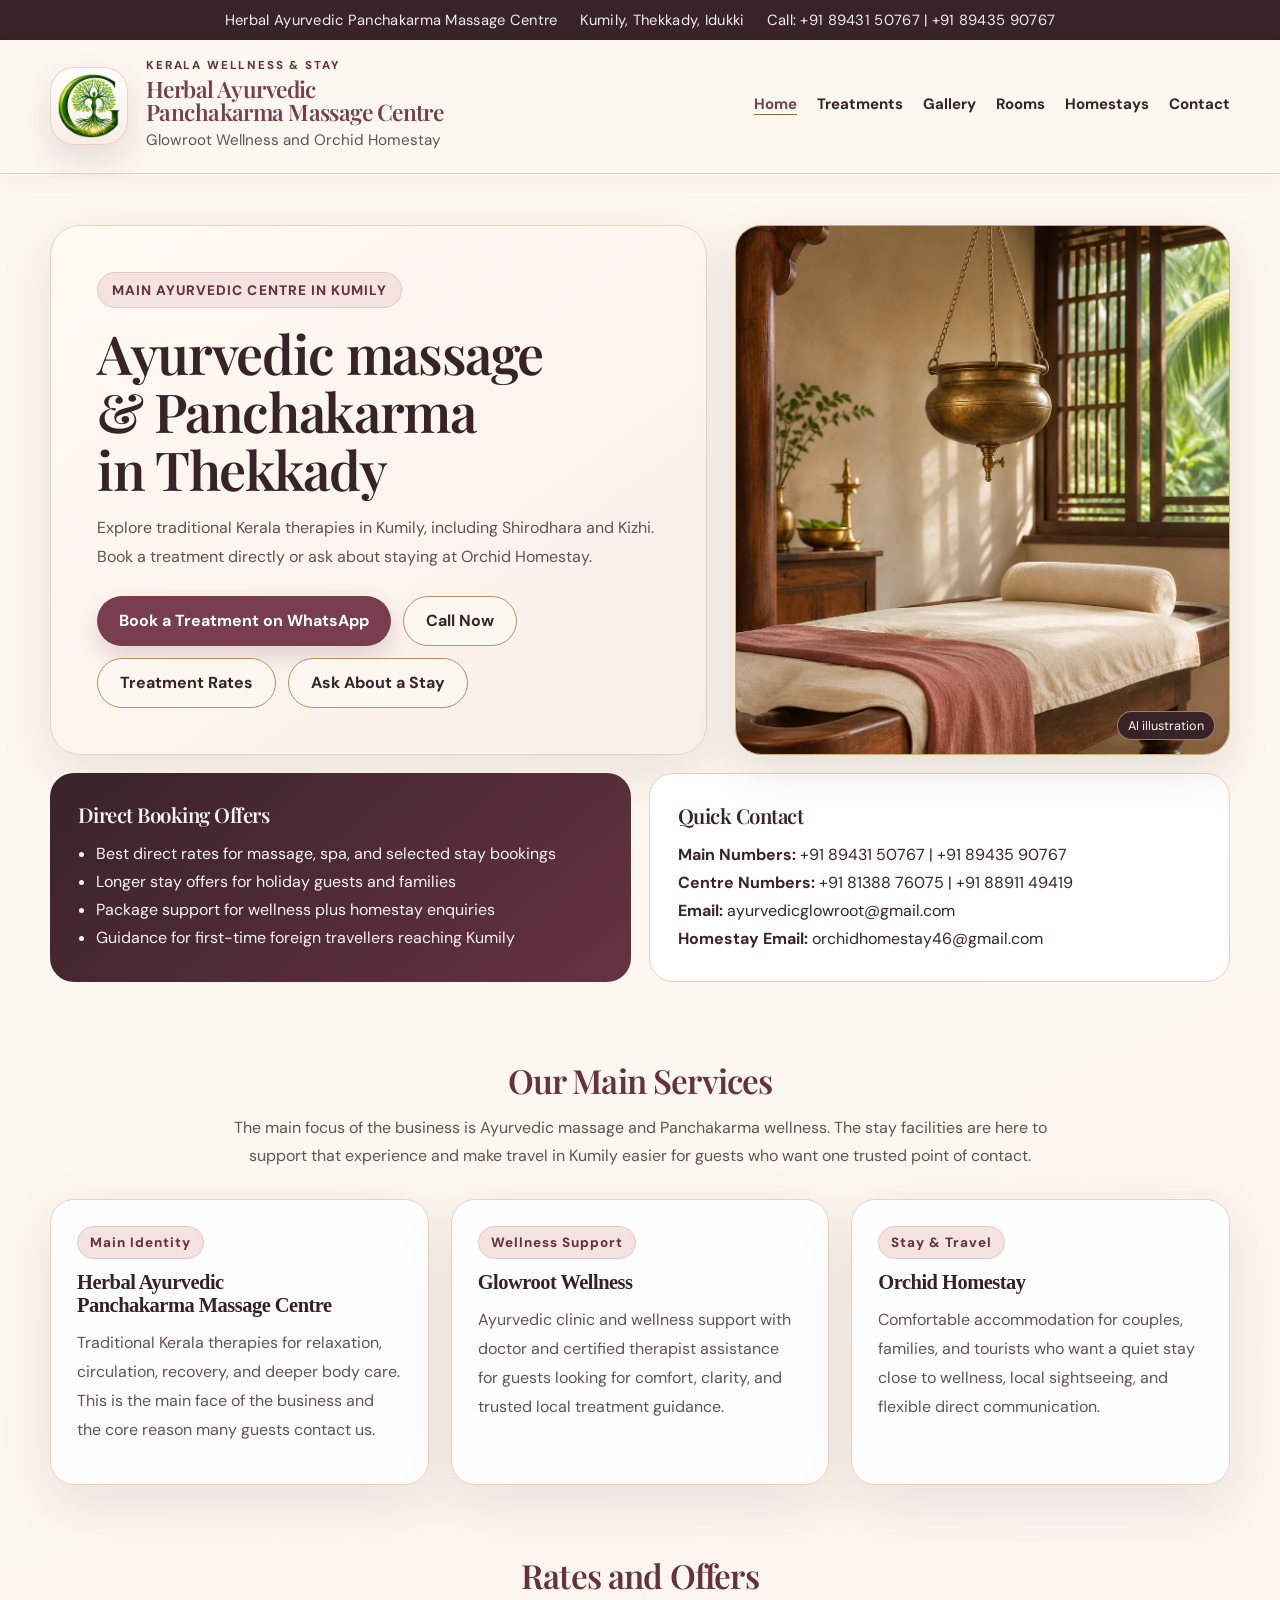
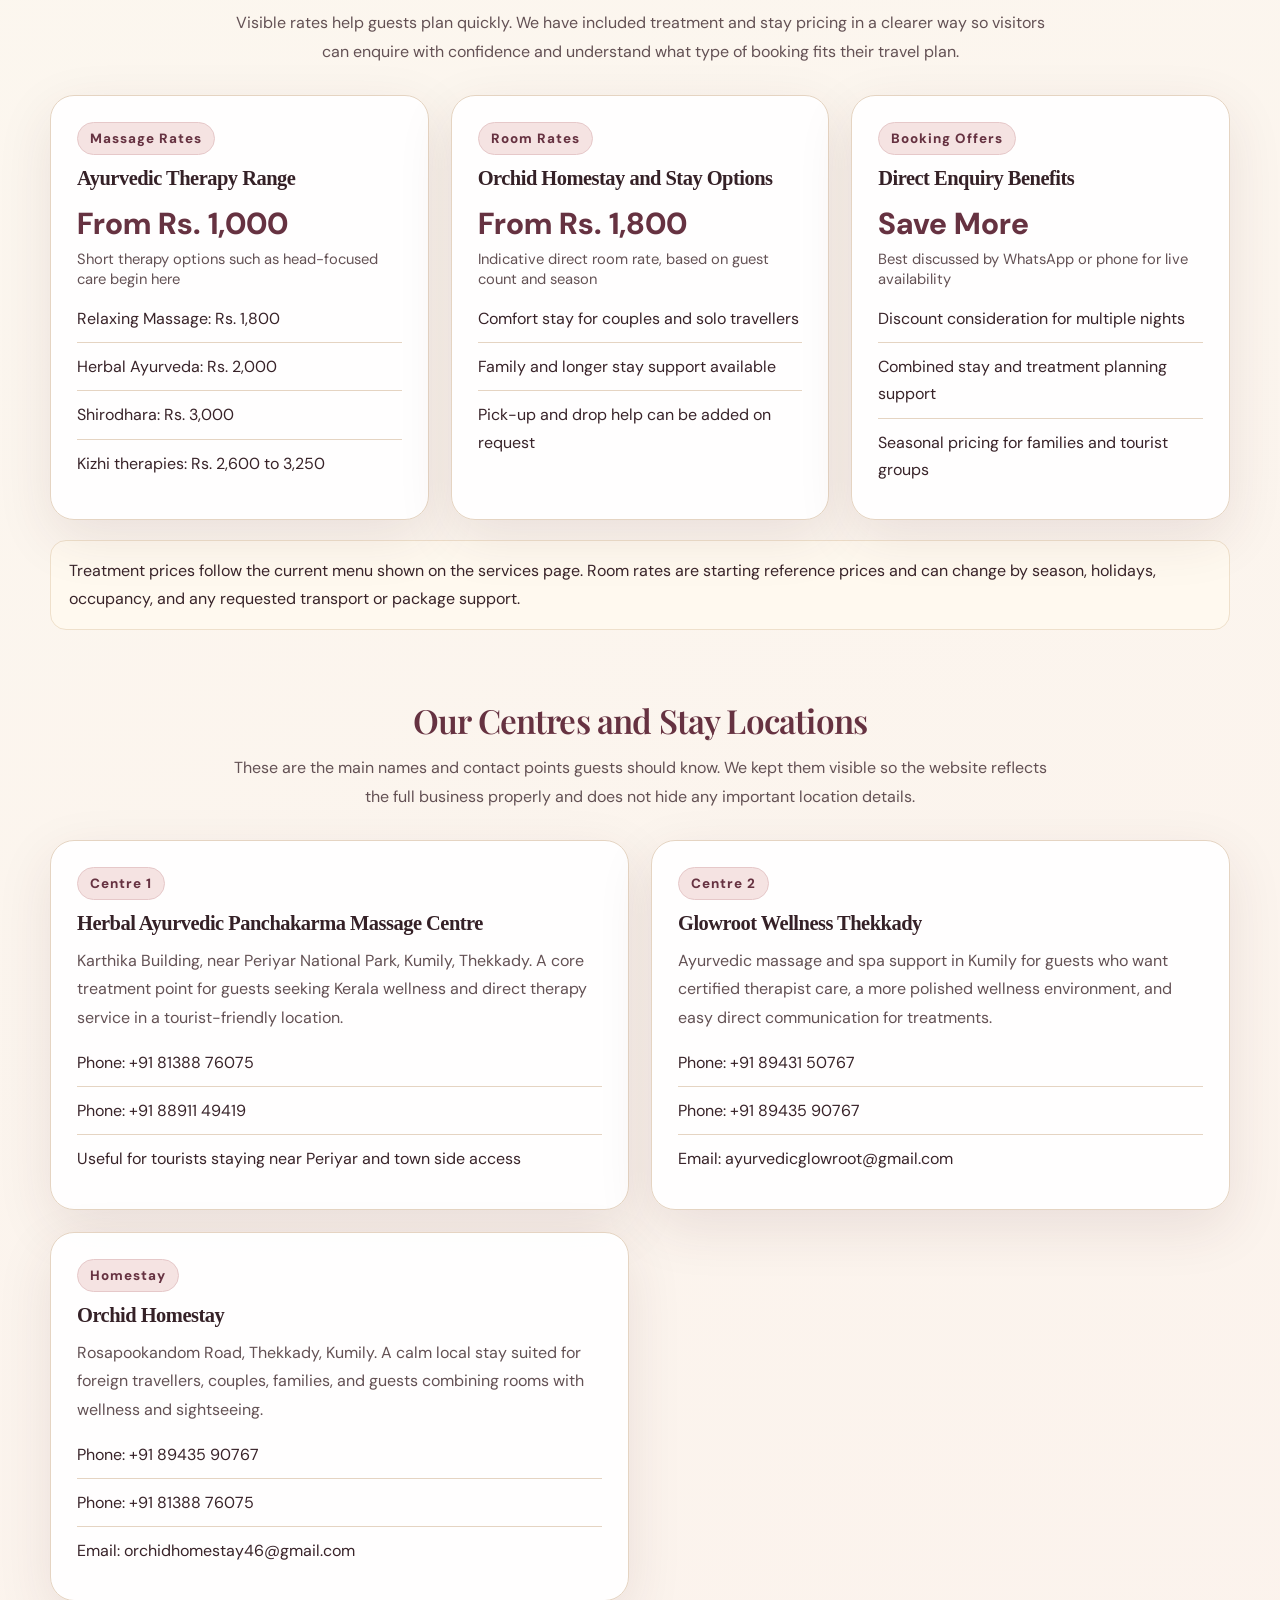
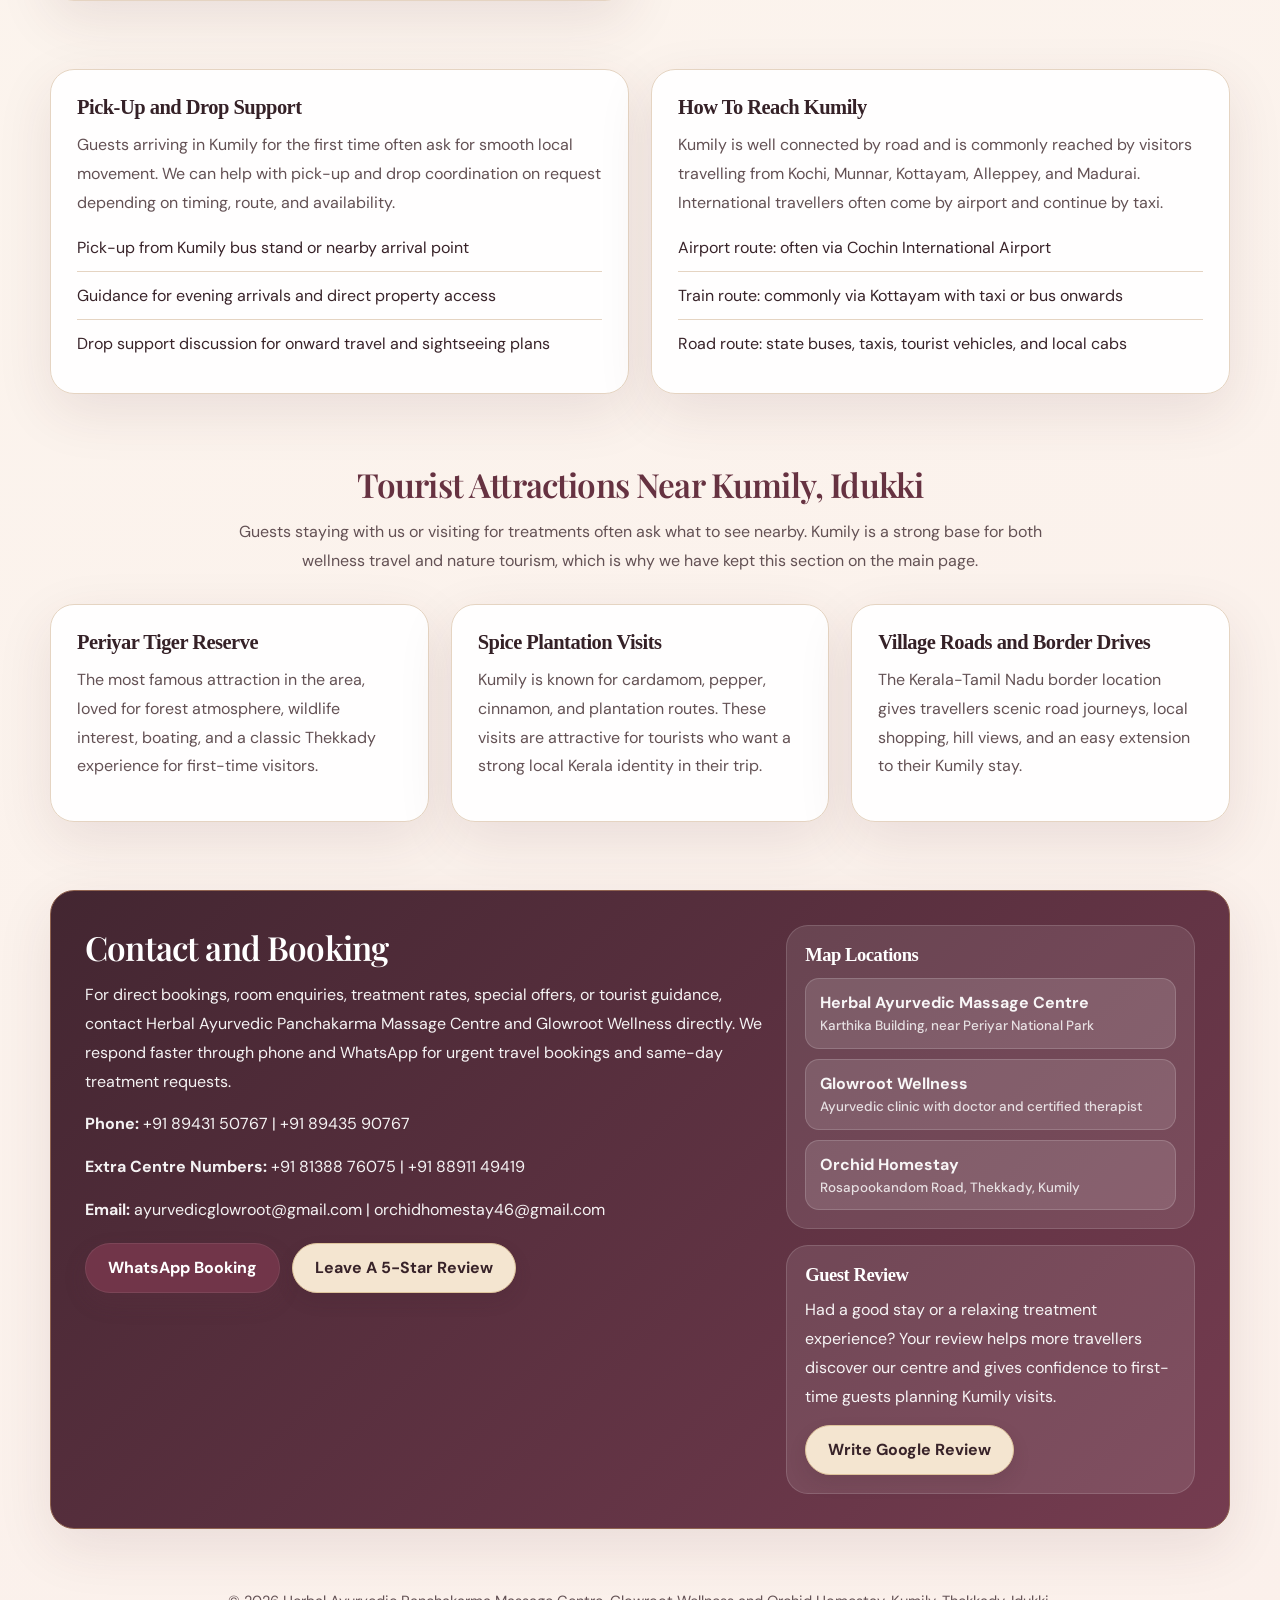
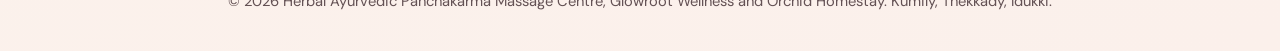
<file: index.html>
<!DOCTYPE html>
<html lang="en">

<head>
  <script async src="https://www.googletagmanager.com/gtag/js?id=G-50J0C8BFDF"></script>
  <script defer src="analytics.js"></script>
  <meta charset="UTF-8">
  <meta name="viewport" content="width=device-width, initial-scale=1.0">
  <meta name="description"
    content="Explore Ayurvedic massage, Panchakarma, Shirodhara and Kizhi in Kumily, Thekkady. See treatment rates or ask about availability on WhatsApp.">
  <title>Ayurvedic Massage in Kumily, Thekkady | Glowroot</title>
  <link rel="preconnect" href="https://fonts.googleapis.com">
  <link rel="preconnect" href="https://fonts.gstatic.com" crossorigin>
  <link rel="stylesheet" href="https://fonts.googleapis.com/css2?family=DM+Sans:wght@400;500;600;700&amp;family=Playfair+Display:wght@500;600;700&amp;display=swap">
  <style>
    :root {
      --rose-deep: #663241;
      --gold: #9a6e48;
      --blush: #f5e3e2;
      --pink-pale: #fbefe9;
      --cream: #fff9ef;
      --cream-strong: #efe0cb;
      --text: #382329;
      --muted: #635154;
      --white: #ffffff;
      --black: #352127;
      --line: #e5d4c2;
      --shadow: 0 18px 55px rgba(78, 43, 50, 0.10);
      --radius: 24px;
      --radius-sm: 18px;
      --max: 1180px;
    }

    * {
      box-sizing: border-box;
    }

    html {
      scroll-behavior: smooth;
    }

    body {
      margin: 0;
      font-family: "Segoe UI", Tahoma, Geneva, Verdana, sans-serif;
      color: var(--text);
      background:
        radial-gradient(circle at top left, rgba(190, 130, 141, 0.12), transparent 26%),
        linear-gradient(180deg, #fffaf4 0%, #f8ede6 100%);
    }

    img {
      max-width: 100%;
      display: block;
    }

    a {
      color: inherit;
      text-decoration: none;
    }

    .container {
      width: min(calc(100% - 32px), var(--max));
      margin: 0 auto;
    }

    .topbar {
      background: var(--rose-deep);
      color: rgba(255, 255, 255, 0.92);
      font-size: 0.92rem;
    }

    .topbar .container {
      display: flex;
      flex-wrap: wrap;
      justify-content: center;
      gap: 10px 22px;
      padding: 10px 0;
    }

    .site-header {
      position: sticky;
      top: 0;
      z-index: 30;
      background: rgba(255, 250, 241, 0.96);
      backdrop-filter: blur(12px);
      border-bottom: 1px solid rgba(229, 212, 194, 0.95);
      box-shadow: 0 8px 24px rgba(102, 50, 65, 0.04);
    }

    .header-row {
      display: flex;
      align-items: center;
      justify-content: space-between;
      gap: 20px;
      padding: 18px 0;
    }

    .brand {
      display: flex;
      align-items: center;
      gap: 18px;
      min-width: 0;
    }

    .brand img {
      width: 78px;
      height: 78px;
      object-fit: contain;
      border-radius: 24px;
      background: linear-gradient(180deg, #ffffff, #f8ede6);
      box-shadow: 0 14px 30px rgba(102, 50, 65, 0.14);
      padding: 6px;
      border: 1px solid rgba(229, 212, 194, 0.95);
    }

    .brand-copy {
      display: flex;
      flex-direction: column;
      gap: 4px;
    }

    .brand-label {
      font-size: 0.72rem;
      font-weight: 800;
      letter-spacing: 0.16em;
      text-transform: uppercase;
      color: var(--gold);
    }

    .brand h1 {
      margin: 0;
      font-family: Georgia, "Times New Roman", serif;
      font-size: 1.42rem;
      line-height: 1.02;
      letter-spacing: -0.01em;
      color: #783e50;
    }

    .brand p {
      margin: 0;
      font-size: 0.95rem;
      color: var(--muted);
    }

    .nav {
      display: flex;
      flex-wrap: wrap;
      justify-content: flex-end;
      gap: 12px 20px;
      font-size: 0.96rem;
      font-weight: 700;
    }

    .nav a {
      color: var(--black);
      position: relative;
      padding-bottom: 4px;
    }

    .nav a::after {
      content: "";
      position: absolute;
      left: 0;
      bottom: 0;
      width: 100%;
      height: 2px;
      background: rgba(190, 130, 141, 0.35);
      transform: scaleX(0);
      transform-origin: center;
      transition: transform 0.2s ease;
    }

    .nav a:hover::after {
      transform: scaleX(1);
    }

    .hero {
      padding: 42px 0 42px;
    }

    .hero-grid {
      display: grid;
      grid-template-columns: minmax(0, 1.28fr) minmax(300px, 0.72fr);
      gap: 24px;
    }

    .hero-main {
      border-radius: 30px;
      border: 1px solid var(--line);
      box-shadow: var(--shadow);
    }

    .hero-main {
      padding: 46px;
      background:
        radial-gradient(circle at top right, rgba(190, 130, 141, 0.10), transparent 28%),
        linear-gradient(140deg, rgba(255, 250, 241, 0.98), rgba(255, 255, 255, 0.98)),
        var(--white);
    }

    .eyebrow {
      display: inline-flex;
      align-items: center;
      padding: 8px 14px;
      border-radius: 999px;
      background: var(--blush);
      color: var(--rose-deep);
      font-size: 0.86rem;
      font-weight: 800;
      letter-spacing: 0.08em;
      text-transform: uppercase;
    }

    .hero h2 {
      margin: 16px 0 16px;
      font-family: Georgia, "Times New Roman", serif;
      font-size: clamp(2.4rem, 4.2vw, 4.4rem);
      line-height: 0.98;
      letter-spacing: -0.025em;
      color: var(--rose-deep);
    }

    p {
      line-height: 1.8;
      color: var(--muted);
      margin: 0 0 14px;
    }



    .cta-row {
      display: flex;
      flex-wrap: wrap;
      gap: 12px;
      margin-top: 18px;
    }

    .btn,
    .btn-secondary {
      display: inline-flex;
      align-items: center;
      justify-content: center;
      min-height: 50px;
      padding: 0 22px;
      border-radius: 999px;
      font-weight: 700;
      transition: transform 0.2s ease, box-shadow 0.2s ease;
    }

    .btn {
      background: var(--rose-deep);
      color: var(--white);
      box-shadow: 0 10px 22px rgba(102, 50, 65, 0.18);
    }

    .btn-secondary {
      background: var(--white);
      color: var(--black);
      border: 1px solid var(--line);
    }

    .btn:hover,
    .btn-secondary:hover {
      transform: translateY(-1px);
    }

    .side-card {
      border-radius: 24px;
      padding: 22px;
    }

    .side-card.primary {
      background: linear-gradient(180deg, var(--rose-deep), #492633);
      color: rgba(255, 255, 255, 0.94);
    }

    .side-card.secondary {
      background: var(--white);
      border: 1px solid var(--line);
    }

    .side-card h3 {
      margin: 0 0 12px;
      font-family: Georgia, "Times New Roman", serif;
      font-size: 1.28rem;
      color: inherit;
    }

    .side-card p,
    .side-card li {
      margin: 0;
      line-height: 1.75;
      color: inherit;
    }

    .side-card ul {
      margin: 12px 0 0;
      padding-left: 18px;
    }

    .section {
      padding: 34px 0;
    }

    .section-title {
      margin: 0 0 12px;
      text-align: center;
      font-family: Georgia, "Times New Roman", serif;
      font-size: clamp(1.8rem, 2.6vw, 2.7rem);
      color: var(--rose-deep);
    }

    .section-intro {
      max-width: 820px;
      margin: 0 auto 28px;
      text-align: center;
      color: var(--muted);
      line-height: 1.8;
    }

    .grid {
      display: grid;
      gap: 22px;
    }

    .three-col {
      grid-template-columns: repeat(3, minmax(0, 1fr));
    }

    .two-col {
      grid-template-columns: repeat(2, minmax(0, 1fr));
    }

    .card,
    .feature-panel,
    .contact-panel {
      border-radius: var(--radius);
      border: 1px solid var(--line);
      box-shadow: var(--shadow);
    }

    .card,
    .feature-panel {
      background: rgba(255, 255, 255, 0.94);
      padding: 26px;
    }

    .card h3,
    .feature-panel h3 {
      margin: 0 0 12px;
      font-family: Georgia, "Times New Roman", serif;
      color: var(--black);
      font-size: 1.28rem;
    }

    .tag {
      display: inline-block;
      margin-bottom: 12px;
      padding: 7px 12px;
      border-radius: 999px;
      background: var(--blush);
      color: var(--rose-deep);
      font-size: 0.84rem;
      font-weight: 800;
    }

    .price {
      font-size: 1.9rem;
      font-weight: 800;
      color: var(--rose-deep);
      margin: 14px 0 6px;
    }

    .price-note {
      color: var(--muted);
      font-size: 0.92rem;
    }

    .checklist {
      list-style: none;
      padding: 0;
      margin: 16px 0 0;
    }

    .checklist li {
      padding: 10px 0;
      border-top: 1px solid var(--line);
      line-height: 1.7;
    }

    .checklist li:first-child {
      border-top: 0;
      padding-top: 0;
    }

    .notice {
      margin-top: 20px;
      padding: 16px 18px;
      border-radius: 16px;
      background: var(--cream);
      border: 1px solid var(--cream-strong);
      line-height: 1.75;
      color: var(--text);
    }

    .split-panel {
      display: grid;
      grid-template-columns: 1fr 1fr;
      gap: 22px;
    }

    .contact-panel {
      background: linear-gradient(135deg, #432631, #753c50);
      color: rgba(255, 255, 255, 0.94);
      padding: 34px;
    }

    .contact-panel h2,
    .contact-panel h3,
    .contact-panel p,
    .contact-panel a {
      color: inherit;
    }

    .contact-grid {
      display: grid;
      grid-template-columns: 1.25fr 0.75fr;
      gap: 20px;
      align-items: start;
    }

    .contact-side {
      display: grid;
      gap: 16px;
    }

    .info-box-dark {
      background: rgba(255, 255, 255, 0.10);
      border: 1px solid rgba(255, 255, 255, 0.14);
      border-radius: 22px;
      padding: 18px;
    }

    .info-box-dark h3 {
      margin: 0 0 10px;
      font-family: Georgia, "Times New Roman", serif;
      color: #ffffff;
      font-size: 1.16rem;
    }

    .link-list {
      display: grid;
      gap: 10px;
      margin-top: 12px;
    }

    .link-pill {
      display: block;
      padding: 12px 14px;
      border-radius: 14px;
      background: rgba(255, 255, 255, 0.12);
      border: 1px solid rgba(255, 255, 255, 0.16);
      color: #ffffff;
      font-weight: 700;
      line-height: 1.45;
    }

    .link-pill span {
      display: block;
      font-size: 0.84rem;
      font-weight: 500;
      opacity: 0.86;
      margin-top: 2px;
    }

    .contact-panel .btn {
      background: #713549;
      color: #ffffff;
      border: 1px solid rgba(255, 255, 255, 0.08);
    }

    .contact-panel .btn-secondary {
      background: #f4e5d0;
      color: #382329;
      border: 1px solid #dec49c;
      box-shadow: 0 8px 18px rgba(56, 35, 41, 0.12);
    }

    footer {
      padding: 28px 0 40px;
      text-align: center;
      color: var(--muted);
      font-size: 0.92rem;
    }

    @media (max-width: 980px) {
      .hero-grid,
      .three-col,
      .two-col,
      .split-panel,
      .contact-grid {
        grid-template-columns: 1fr;
      }

      .header-row {
        flex-direction: column;
        align-items: flex-start;
      }

      .nav {
        justify-content: flex-start;
      }
    }

    @media (max-width: 680px) {
      .hero-main,
      .card,
      .feature-panel,
      .contact-panel {
        padding: 22px;
      }

      .brand img {
        width: 60px;
        height: 60px;
      }

      .brand h1 {
        font-size: 1.18rem;
      }
    }
  </style>
  <link rel="stylesheet" href="assets/glowroot-theme.css">
  <link rel="canonical" href="https://glowroot.co.in/">
  <script type="application/ld+json">
{
  "@context": "https://schema.org",
  "@type": "LocalBusiness",
  "name": "Herbal Ayurvedic Panchakarma Massage Centre",
  "url": "https://glowroot.co.in/",
  "telephone": "+91 89431 50767",
  "address": {
    "@type": "PostalAddress",
    "addressLocality": "Kumily",
    "addressRegion": "Kerala",
    "addressCountry": "IN"
  }
}
  </script>
</head>

<body>
  <div class="topbar">
    <div class="container">
      <span>Herbal Ayurvedic Panchakarma Massage Centre</span>
      <span>Kumily, Thekkady, Idukki</span>
      <span>Call: +91 89431 50767 | +91 89435 90767</span>
    </div>
  </div>

  <header class="site-header">
      <div class="container header-row">
      <div class="brand">
        <img src="glowrootlogo.png" alt="Herbal Ayurvedic Panchakarma Massage Centre logo" width="72" height="72">
        <div class="brand-copy">
          <span class="brand-label">Kerala Wellness & Stay</span>
          <h1>Herbal Ayurvedic<br>Panchakarma Massage Centre</h1>
          <p>Glowroot Wellness and Orchid Homestay</p>
        </div>
      </div>
      <nav class="nav" aria-label="Primary navigation">
        <a href="/" aria-current="page">Home</a>
        <a href="services.html">Treatments</a>
        <a href="gallery.html">Gallery</a>
        <a href="rooms.html">Rooms</a>
        <a href="homestays.html">Homestays</a>
        <a href="#contact">Contact</a>
      </nav>
    </div>
  </header>

  <main>
    <section class="hero home-hero">
      <div class="container hero-grid">
        <div class="hero-main">
          <span class="eyebrow">Main Ayurvedic Centre In Kumily</span>
          <h2>Ayurvedic massage &amp; Panchakarma in Thekkady</h2>
          <p>Explore traditional Kerala therapies in Kumily, including Shirodhara and Kizhi. Book a treatment directly or ask about staying at Orchid Homestay.</p>
          <div class="cta-row">
            <a data-enquiry="spa" class="btn" href="https://wa.me/918943150767?text=Hi%2C%20I%20found%20you%20on%20glowroot.co.in.%20Could%20you%20share%20treatment%20availability%20and%20rates%3F">Book a Treatment on WhatsApp</a>
            <a class="btn-secondary" href="tel:+918943150767">Call Now</a>
            <a class="btn-secondary" href="services.html">Treatment Rates</a>
            <a data-enquiry="room" class="btn-secondary" href="https://wa.me/918943590767?text=Hi%2C%20I%20found%20you%20on%20glowroot.co.in.%20Could%20you%20share%20availability%20and%20rates%20for%20Orchid%20Homestay%3F">Ask About a Stay</a>
          </div>
        </div>

        <figure class="hero-illustration">
          <img src="images/ayurveda-shirodhara.webp" width="1024" height="1536" alt="Brass Shirodhara vessel over a wood massage table with cream linen" fetchpriority="high" decoding="async">
          <figcaption>AI illustration</figcaption>
        </figure>
      </div>
      <aside class="container booking-notes">
          <div class="side-card primary">
            <h3>Direct Booking Offers</h3>
            <ul>
              <li>Best direct rates for massage, spa, and selected stay bookings</li>
              <li>Longer stay offers for holiday guests and families</li>
              <li>Package support for wellness plus homestay enquiries</li>
              <li>Guidance for first-time foreign travellers reaching Kumily</li>
            </ul>
          </div>
          <div class="side-card secondary">
            <h3>Quick Contact</h3>
            <p><strong>Main Numbers:</strong> +91 89431 50767 | +91 89435 90767</p>
            <p><strong>Centre Numbers:</strong> +91 81388 76075 | +91 88911 49419</p>
            <p><strong>Email:</strong> ayurvedicglowroot@gmail.com</p>
            <p><strong>Homestay Email:</strong> orchidhomestay46@gmail.com</p>
          </div>
      </aside>
    </section>

    <section class="section">
      <div class="container">
        <h2 class="section-title">Our Main Services</h2>
        <p class="section-intro">The main focus of the business is Ayurvedic massage and Panchakarma wellness. The
          stay facilities are here to support that experience and make travel in Kumily easier for guests who want one
          trusted point of contact.</p>
        <div class="grid three-col">
          <article class="card">
            <span class="tag">Main Identity</span>
            <h3>Herbal Ayurvedic Panchakarma Massage Centre</h3>
            <p>Traditional Kerala therapies for relaxation, circulation, recovery, and deeper body care. This is the
              main face of the business and the core reason many guests contact us.</p>
          </article>
          <article class="card">
            <span class="tag">Wellness Support</span>
            <h3>Glowroot Wellness</h3>
            <p>Ayurvedic clinic and wellness support with doctor and certified therapist assistance for guests looking
              for comfort, clarity, and trusted local treatment guidance.</p>
          </article>
          <article class="card">
            <span class="tag">Stay & Travel</span>
            <h3>Orchid Homestay</h3>
            <p>Comfortable accommodation for couples, families, and tourists who want a quiet stay close to wellness,
              local sightseeing, and flexible direct communication.</p>
          </article>
        </div>
      </div>
    </section>

    <section id="rates" class="section">
      <div class="container">
        <h2 class="section-title">Rates and Offers</h2>
        <p class="section-intro">Visible rates help guests plan quickly. We have included treatment and stay pricing in
          a clearer way so visitors can enquire with confidence and understand what type of booking fits their travel
          plan.</p>
        <div class="grid three-col">
          <article class="card">
            <span class="tag">Massage Rates</span>
            <h3>Ayurvedic Therapy Range</h3>
            <div class="price">From Rs. 1,000</div>
            <div class="price-note">Short therapy options such as head-focused care begin here</div>
            <ul class="checklist">
              <li>Relaxing Massage: Rs. 1,800</li>
              <li>Herbal Ayurveda: Rs. 2,000</li>
              <li>Shirodhara: Rs. 3,000</li>
              <li>Kizhi therapies: Rs. 2,600 to 3,250</li>
            </ul>
          </article>
          <article class="card">
            <span class="tag">Room Rates</span>
            <h3>Orchid Homestay and Stay Options</h3>
            <div class="price">From Rs. 1,800</div>
            <div class="price-note">Indicative direct room rate, based on guest count and season</div>
            <ul class="checklist">
              <li>Comfort stay for couples and solo travellers</li>
              <li>Family and longer stay support available</li>
              <li>Pick-up and drop help can be added on request</li>
            </ul>
          </article>
          <article class="card">
            <span class="tag">Booking Offers</span>
            <h3>Direct Enquiry Benefits</h3>
            <div class="price">Save More</div>
            <div class="price-note">Best discussed by WhatsApp or phone for live availability</div>
            <ul class="checklist">
              <li>Discount consideration for multiple nights</li>
              <li>Combined stay and treatment planning support</li>
              <li>Seasonal pricing for families and tourist groups</li>
            </ul>
          </article>
        </div>
        <div class="notice">Treatment prices follow the current menu shown on the services page. Room rates are
          starting reference prices and can change by season, holidays, occupancy, and any requested transport or
          package support.</div>
      </div>
    </section>

    <section class="section">
      <div class="container">
        <h2 class="section-title">Our Centres and Stay Locations</h2>
        <p class="section-intro">These are the main names and contact points guests should know. We kept them visible
          so the website reflects the full business properly and does not hide any important location details.</p>
        <div class="grid two-col">
          <article class="feature-panel">
            <span class="tag">Centre 1</span>
            <h3>Herbal Ayurvedic Panchakarma Massage Centre</h3>
            <p>Karthika Building, near Periyar National Park, Kumily, Thekkady. A core treatment point for guests
              seeking Kerala wellness and direct therapy service in a tourist-friendly location.</p>
            <ul class="checklist">
              <li>Phone: +91 81388 76075</li>
              <li>Phone: +91 88911 49419</li>
              <li>Useful for tourists staying near Periyar and town side access</li>
            </ul>
          </article>
          <article class="feature-panel">
            <span class="tag">Centre 2</span>
            <h3>Glowroot Wellness Thekkady</h3>
            <p>Ayurvedic massage and spa support in Kumily for guests who want certified therapist care, a more
              polished wellness environment, and easy direct communication for treatments.</p>
            <ul class="checklist">
              <li>Phone: +91 89431 50767</li>
              <li>Phone: +91 89435 90767</li>
              <li>Email: ayurvedicglowroot@gmail.com</li>
            </ul>
          </article>
          <article class="feature-panel">
            <span class="tag">Homestay</span>
            <h3>Orchid Homestay</h3>
            <p>Rosapookandom Road, Thekkady, Kumily. A calm local stay suited for foreign travellers, couples,
              families, and guests combining rooms with wellness and sightseeing.</p>
            <ul class="checklist">
              <li>Phone: +91 89435 90767</li>
              <li>Phone: +91 81388 76075</li>
              <li>Email: orchidhomestay46@gmail.com</li>
            </ul>
          </article>
        </div>
      </div>
    </section>

    <section class="section">
      <div class="container split-panel">
        <div class="feature-panel">
          <h3>Pick-Up and Drop Support</h3>
          <p>Guests arriving in Kumily for the first time often ask for smooth local movement. We can help with
            pick-up and drop coordination on request depending on timing, route, and availability.</p>
          <ul class="checklist">
            <li>Pick-up from Kumily bus stand or nearby arrival point</li>
            <li>Guidance for evening arrivals and direct property access</li>
            <li>Drop support discussion for onward travel and sightseeing plans</li>
          </ul>
        </div>
        <div class="feature-panel">
          <h3>How To Reach Kumily</h3>
          <p>Kumily is well connected by road and is commonly reached by visitors travelling from Kochi, Munnar,
            Kottayam, Alleppey, and Madurai. International travellers often come by airport and continue by taxi.</p>
          <ul class="checklist">
            <li>Airport route: often via Cochin International Airport</li>
            <li>Train route: commonly via Kottayam with taxi or bus onwards</li>
            <li>Road route: state buses, taxis, tourist vehicles, and local cabs</li>
          </ul>
        </div>
      </div>
    </section>

    <section class="section">
      <div class="container">
        <h2 class="section-title">Tourist Attractions Near Kumily, Idukki</h2>
        <p class="section-intro">Guests staying with us or visiting for treatments often ask what to see nearby. Kumily
          is a strong base for both wellness travel and nature tourism, which is why we have kept this section on the
          main page.</p>
        <div class="grid three-col">
          <article class="card">
            <h3>Periyar Tiger Reserve</h3>
            <p>The most famous attraction in the area, loved for forest atmosphere, wildlife interest, boating, and a
              classic Thekkady experience for first-time visitors.</p>
          </article>
          <article class="card">
            <h3>Spice Plantation Visits</h3>
            <p>Kumily is known for cardamom, pepper, cinnamon, and plantation routes. These visits are attractive for
              tourists who want a strong local Kerala identity in their trip.</p>
          </article>
          <article class="card">
            <h3>Village Roads and Border Drives</h3>
            <p>The Kerala-Tamil Nadu border location gives travellers scenic road journeys, local shopping, hill views,
              and an easy extension to their Kumily stay.</p>
          </article>
        </div>
      </div>
    </section>

    <section class="section">
      <div class="container">
        <div class="contact-panel" id="contact">
          <div class="contact-grid">
            <div>
              <h2 class="section-title" style="text-align:left; color:#ffffff; margin-bottom:12px;">Contact and Booking</h2>
              <p>For direct bookings, room enquiries, treatment rates, special offers, or tourist guidance, contact
                Herbal Ayurvedic Panchakarma Massage Centre and Glowroot Wellness directly. We respond faster through
                phone and WhatsApp for urgent travel bookings and same-day treatment requests.</p>
              <p><strong>Phone:</strong> <a href="tel:+918943150767">+91 89431 50767</a> | <a
                  href="tel:+918943590767">+91 89435 90767</a></p>
              <p><strong>Extra Centre Numbers:</strong> <a href="tel:+918138876075">+91 81388 76075</a> | <a
                  href="tel:+918891149419">+91 88911 49419</a></p>
              <p><strong>Email:</strong> <a href="mailto:ayurvedicglowroot@gmail.com">ayurvedicglowroot@gmail.com</a> |
                <a href="mailto:orchidhomestay46@gmail.com">orchidhomestay46@gmail.com</a></p>
              <div class="cta-row">
                <a data-enquiry="spa" class="btn" href="https://wa.me/918943150767?text=Hi%2C%20I%20found%20you%20on%20glowroot.co.in.%20Could%20you%20share%20treatment%20availability%20and%20rates%3F">WhatsApp Booking</a>
                <a class="btn-secondary" href="https://search.google.com/local/writereview?placeid=ChIJdVKWLQBVBjsRUoJTFvrmRik"
                  target="_blank" rel="noopener">Leave A 5-Star Review</a>
              </div>
            </div>
            <div class="contact-side">
              <div class="info-box-dark">
                <h3>Map Locations</h3>
                <div class="link-list">
                  <a class="link-pill" href="https://maps.app.goo.gl/rj5q4agaGQ7Rr1ZG7" target="_blank" rel="noopener">
                    Herbal Ayurvedic Massage Centre
                    <span>Karthika Building, near Periyar National Park</span>
                  </a>
                  <a class="link-pill" href="https://maps.app.goo.gl/qffh7PepszVsjYHj8" target="_blank" rel="noopener">
                    Glowroot Wellness
                    <span>Ayurvedic clinic with doctor and certified therapist</span>
                  </a>
                  <a class="link-pill" href="https://maps.app.goo.gl/WzXqUBq29DaBpF3n9" target="_blank" rel="noopener">
                    Orchid Homestay
                    <span>Rosapookandom Road, Thekkady, Kumily</span>
                  </a>
                </div>
              </div>
              <div class="info-box-dark">
                <h3>Guest Review</h3>
                <p>Had a good stay or a relaxing treatment experience? Your review helps more travellers discover our
                  centre and gives confidence to first-time guests planning Kumily visits.</p>
                <div class="cta-row" style="margin-top:12px;">
                  <a class="btn-secondary" href="https://search.google.com/local/writereview?placeid=ChIJdVKWLQBVBjsRUoJTFvrmRik"
                    target="_blank" rel="noopener">Write Google Review</a>
                </div>
              </div>
            </div>
          </div>
        </div>
      </div>
    </section>
  </main>

  <footer>
    <div class="container">&copy; 2026 Herbal Ayurvedic Panchakarma Massage Centre, Glowroot Wellness and Orchid Homestay. Kumily, Thekkady, Idukki.</div>
  </footer>
</body>

</html>
</file>
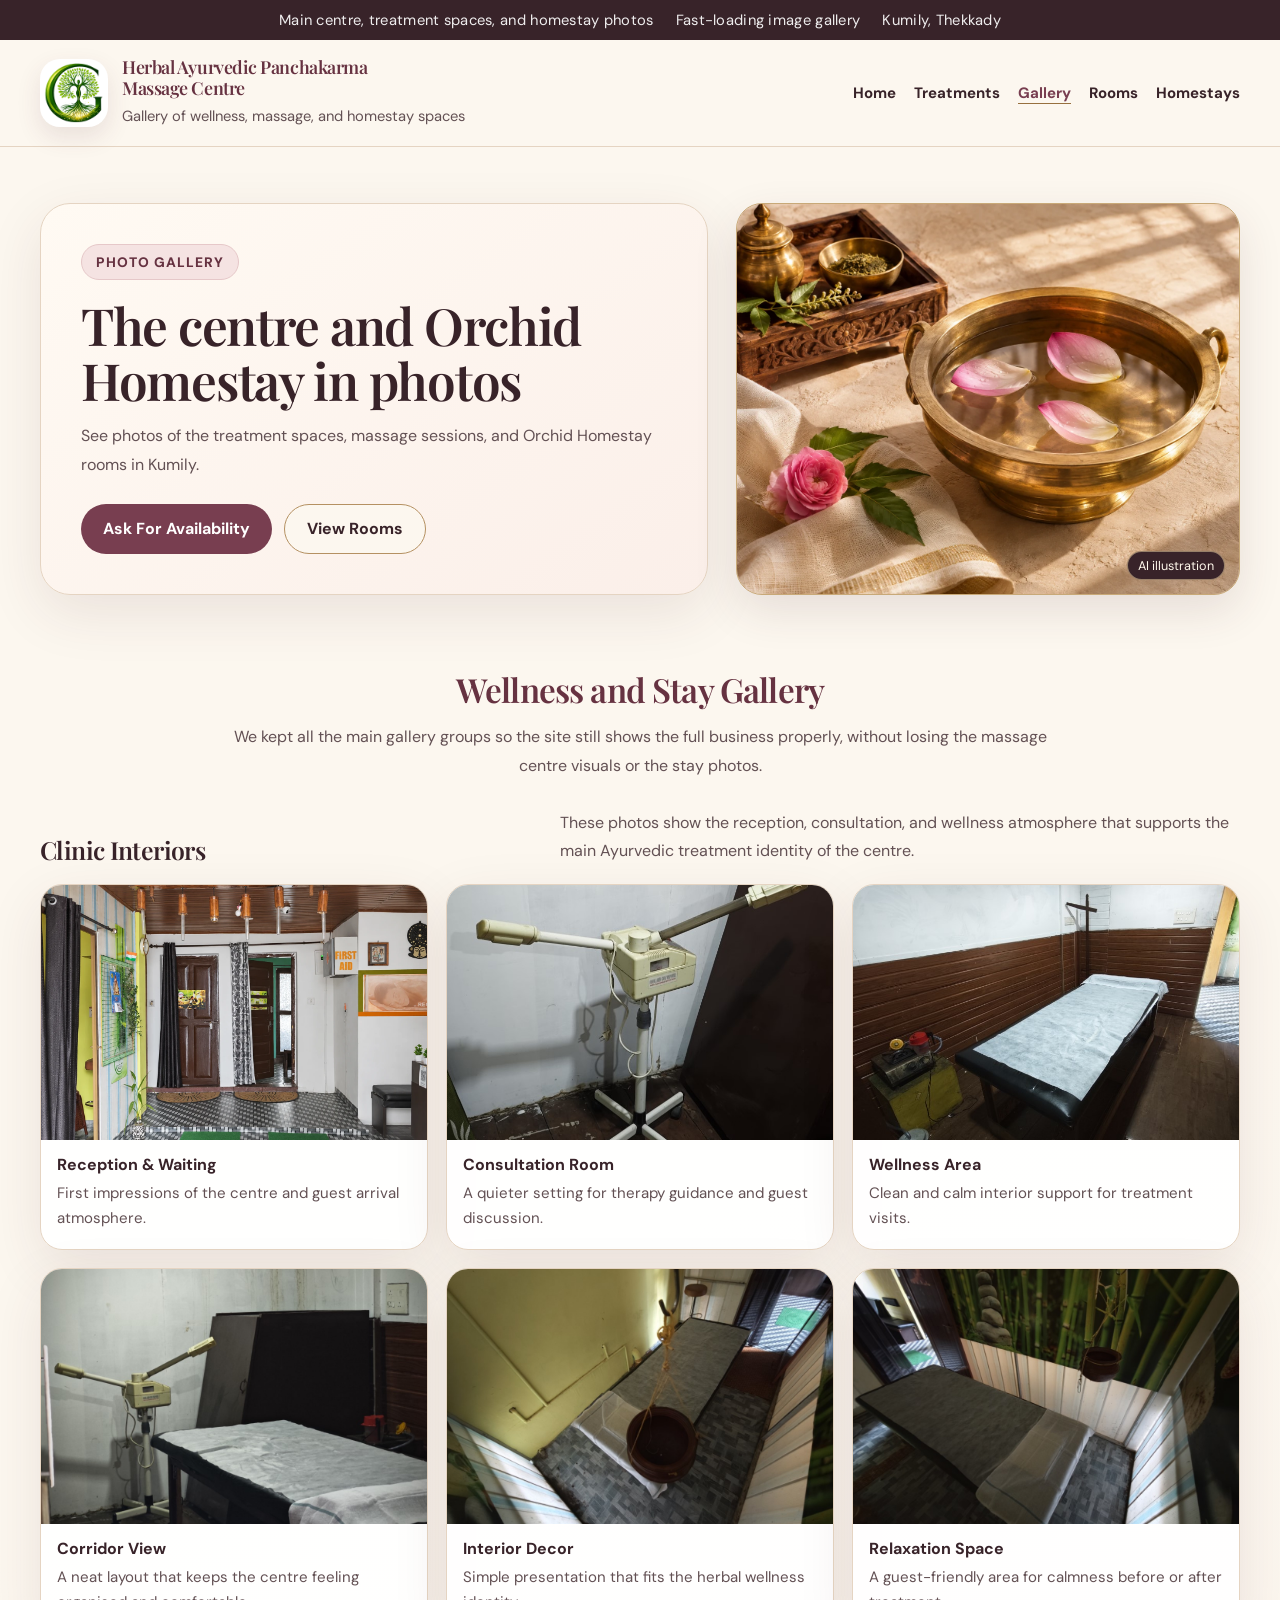
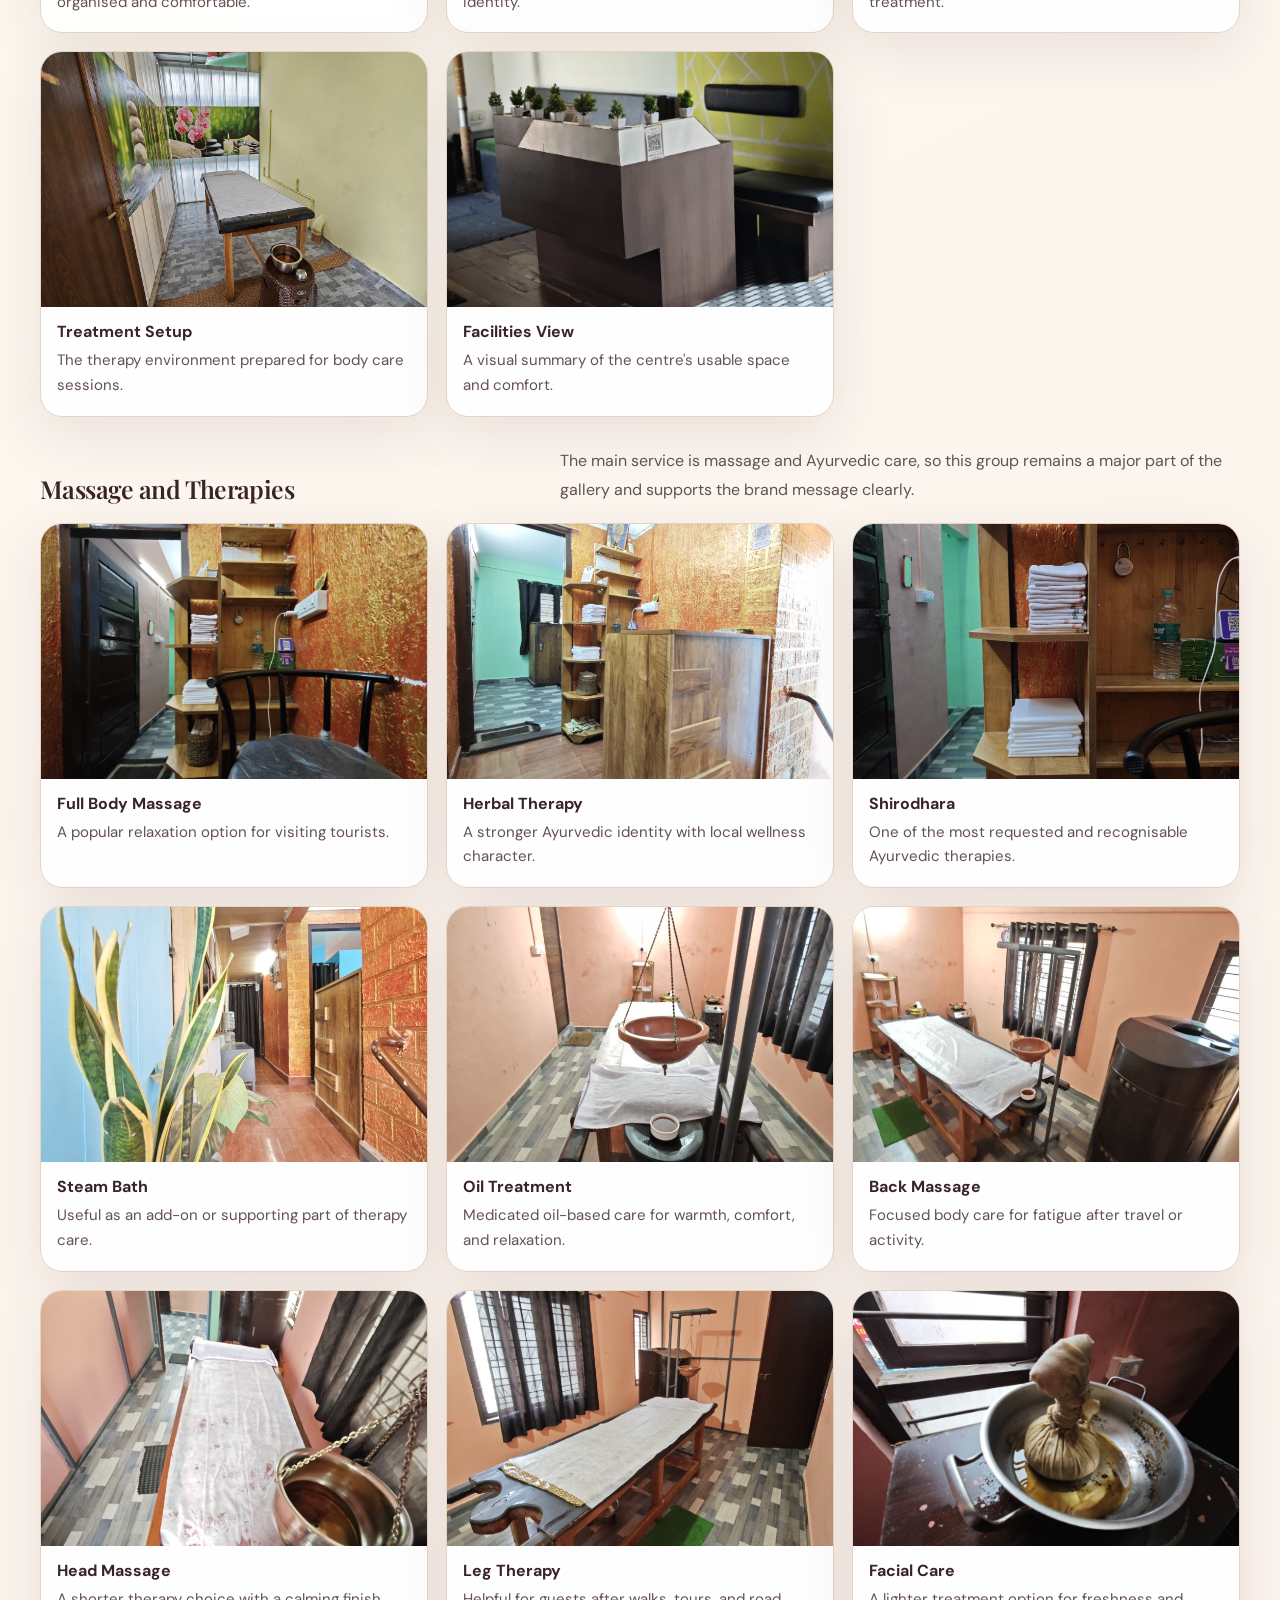
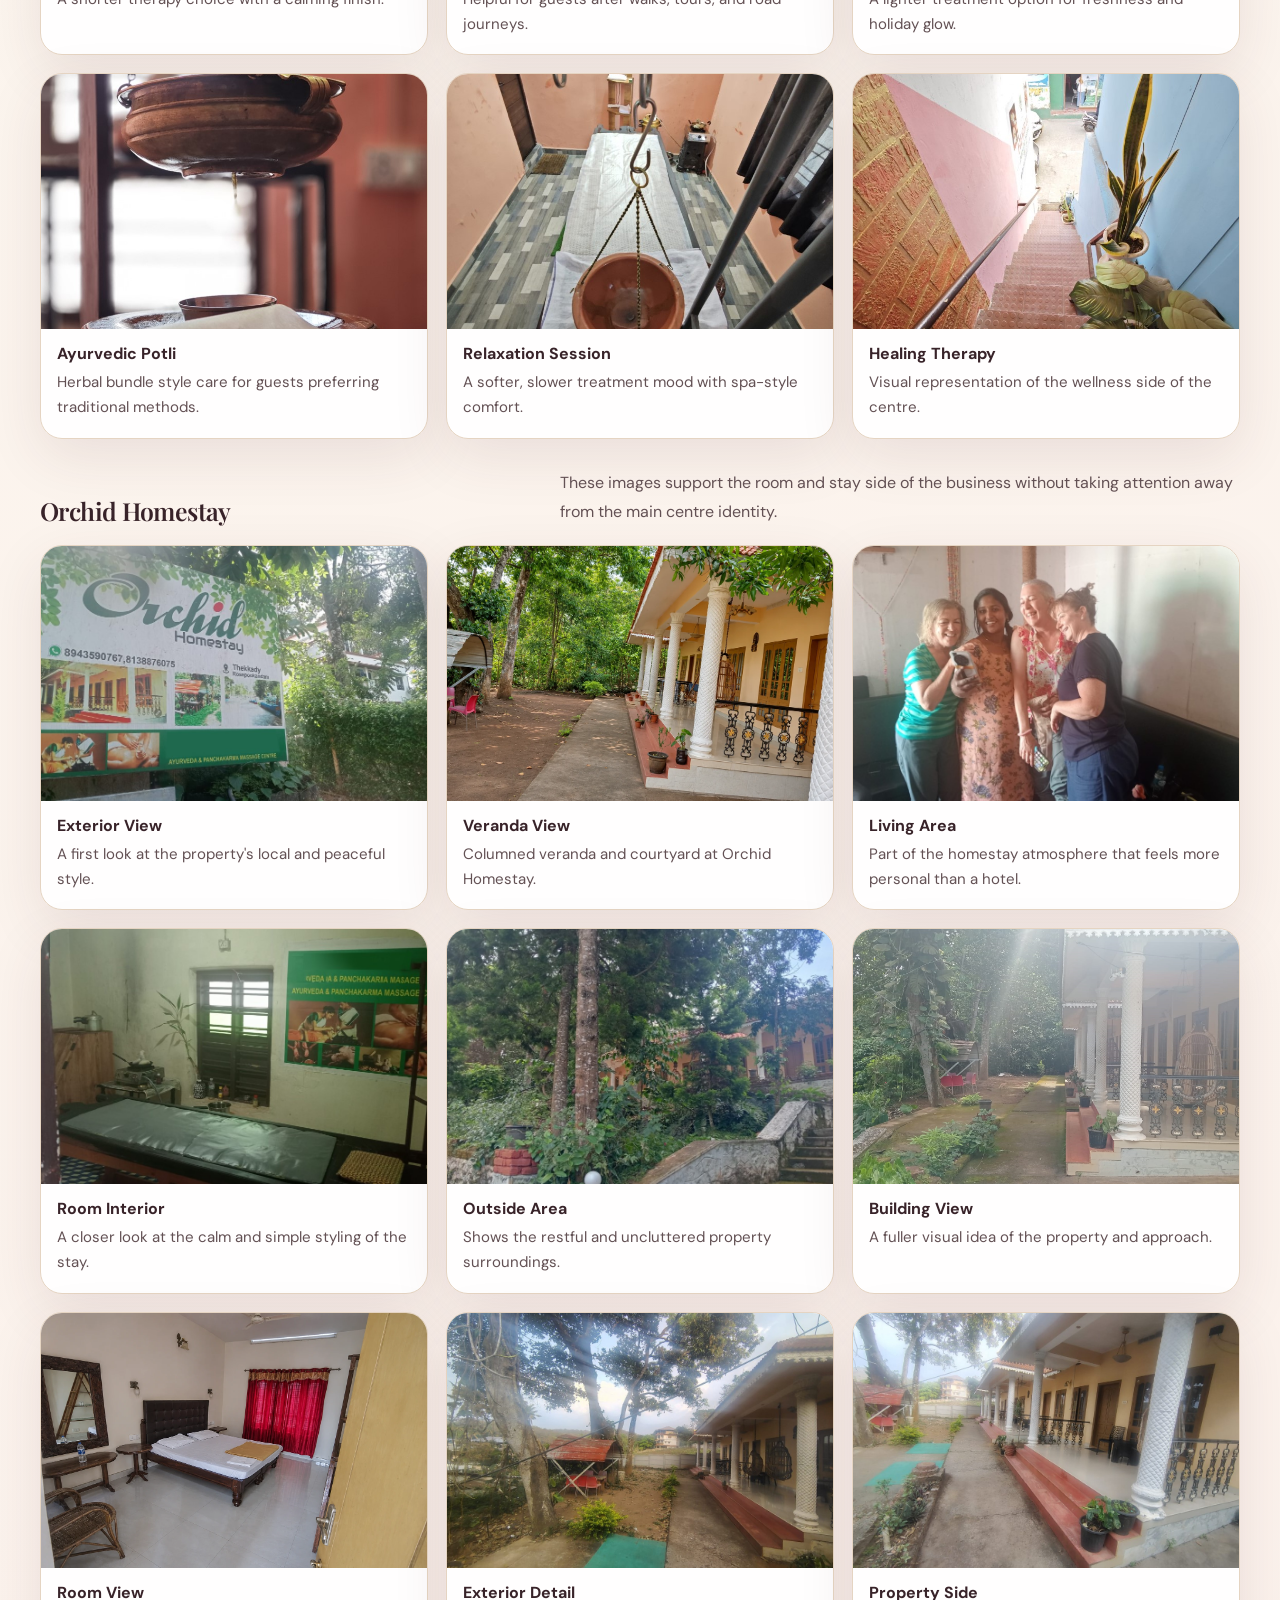
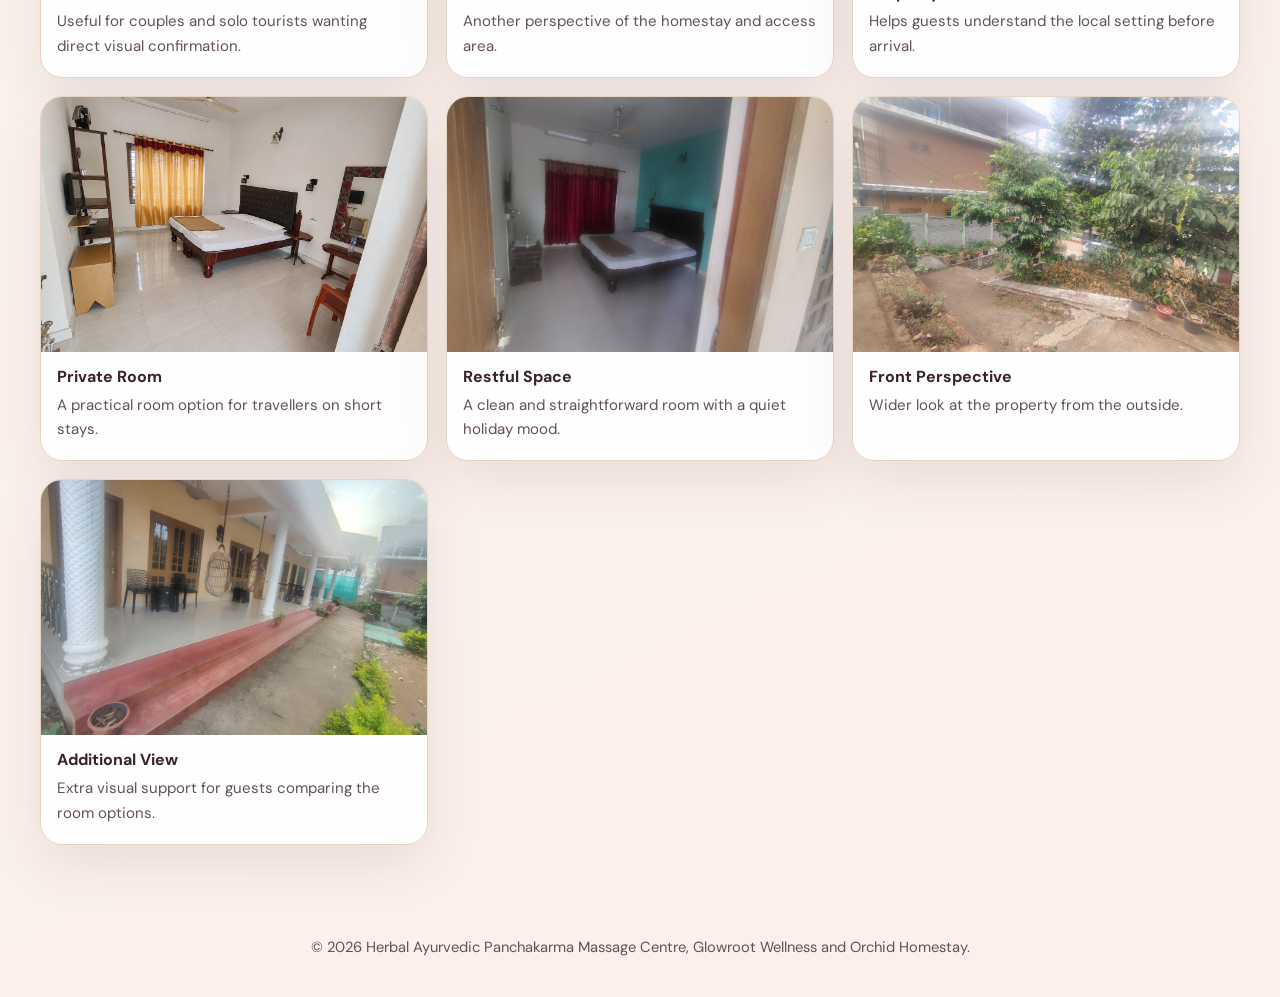
<file: gallery.html>
<!DOCTYPE html>
<html lang="en">

<head>
  <script async src="https://www.googletagmanager.com/gtag/js?id=G-50J0C8BFDF"></script>
  <script defer src="analytics.js"></script>
  <meta charset="UTF-8">
  <meta name="viewport" content="width=device-width, initial-scale=1.0">
  <meta name="description"
    content="Gallery of Herbal Ayurvedic Panchakarma Massage Centre, Glowroot Wellness, and Orchid Homestay in Kumily.">
  <title>Ayurvedic Massage Centre Photo Gallery | Glowroot, Kumily</title>
  <link rel="preconnect" href="https://fonts.googleapis.com">
  <link rel="preconnect" href="https://fonts.gstatic.com" crossorigin>
  <link rel="stylesheet" href="https://fonts.googleapis.com/css2?family=DM+Sans:wght@400;500;600;700&amp;family=Playfair+Display:wght@500;600;700&amp;display=swap">
  <style>
    :root {
      --rose-deep: #663241;
      --gold: #9a6e48;
      --blush: #f5e3e2;
      --pink-pale: #fbefe9;
      --cream: #fff9ef;
      --text: #382329;
      --muted: #635154;
      --white: #ffffff;
      --line: #e5d4c2;
      --shadow: 0 18px 55px rgba(78, 43, 50, 0.10);
      --radius: 24px;
      --max: 1200px;
    }

    * { box-sizing: border-box; }
    body {
      margin: 0;
      font-family: "Segoe UI", Tahoma, Geneva, Verdana, sans-serif;
      color: var(--text);
      background:
        radial-gradient(circle at top left, rgba(190, 130, 141, 0.12), transparent 26%),
        linear-gradient(180deg, #fffaf4 0%, #f8ede6 100%);
    }

    img { max-width: 100%; display: block; }
    a { color: inherit; text-decoration: none; }
    .container { width: min(calc(100% - 32px), var(--max)); margin: 0 auto; }

    .topbar {
      background: var(--rose-deep);
      color: rgba(255, 255, 255, 0.92);
      font-size: 0.92rem;
    }

    .topbar .container {
      display: flex;
      flex-wrap: wrap;
      justify-content: center;
      gap: 10px 22px;
      padding: 10px 0;
    }

    .site-header {
      position: sticky;
      top: 0;
      z-index: 30;
      background: rgba(255, 250, 241, 0.96);
      backdrop-filter: blur(12px);
      border-bottom: 1px solid rgba(229, 212, 194, 0.95);
    }

    .header-row {
      display: flex;
      align-items: center;
      justify-content: space-between;
      gap: 20px;
      padding: 16px 0;
    }

    .brand {
      display: flex;
      align-items: center;
      gap: 14px;
    }

    .brand img {
      width: 68px;
      height: 68px;
      object-fit: contain;
      border-radius: 20px;
      background: var(--white);
      box-shadow: 0 10px 24px rgba(102, 50, 65, 0.12);
      padding: 4px;
    }

    .brand h1 {
      margin: 0;
      font-family: Georgia, "Times New Roman", serif;
      font-size: 1.12rem;
      line-height: 1.18;
      color: var(--rose-deep);
    }

    .brand p { margin: 5px 0 0; font-size: 0.92rem; color: var(--muted); }

    .nav {
      display: flex;
      flex-wrap: wrap;
      gap: 12px 18px;
      font-size: 0.95rem;
      font-weight: 700;
    }

    .nav a.active { color: var(--rose-deep); }

    .hero {
      padding: 56px 0 38px;
    }

    .hero-box {
      border-radius: 30px;
      border: 1px solid var(--line);
      box-shadow: var(--shadow);
      padding: 40px;
      background:
        linear-gradient(140deg, rgba(251, 239, 233, 0.97), rgba(255, 255, 255, 0.98)),
        var(--white);
    }

    .eyebrow {
      display: inline-flex;
      align-items: center;
      padding: 8px 14px;
      border-radius: 999px;
      background: var(--blush);
      color: var(--rose-deep);
      font-size: 0.86rem;
      font-weight: 800;
      letter-spacing: 0.08em;
      text-transform: uppercase;
    }

    h2, h3 {
      font-family: Georgia, "Times New Roman", serif;
      color: var(--rose-deep);
    }

    .hero h2 {
      margin: 18px 0 14px;
      font-size: clamp(2rem, 4vw, 3.8rem);
      line-height: 1.06;
    }

    p {
      margin: 0 0 14px;
      line-height: 1.8;
      color: var(--muted);
    }

    .cta-row {
      display: flex;
      flex-wrap: wrap;
      gap: 12px;
      margin-top: 18px;
    }

    .btn,
    .btn-secondary {
      display: inline-flex;
      align-items: center;
      justify-content: center;
      min-height: 50px;
      padding: 0 22px;
      border-radius: 999px;
      font-weight: 700;
    }

    .btn { background: var(--rose-deep); color: var(--white); }
    .btn-secondary { background: var(--white); color: var(--text); border: 1px solid var(--line); }

    .section { padding: 34px 0; }
    .section-title {
      margin: 0 0 12px;
      text-align: center;
      font-size: clamp(1.8rem, 2.6vw, 2.7rem);
    }

    .section-intro {
      max-width: 820px;
      margin: 0 auto 28px;
      text-align: center;
      line-height: 1.8;
      color: var(--muted);
    }

    .group {
      margin-bottom: 30px;
    }

    .group-head {
      display: flex;
      flex-wrap: wrap;
      justify-content: space-between;
      align-items: end;
      gap: 12px;
      margin-bottom: 18px;
    }

    .group-head h3 {
      margin: 0;
      font-size: 1.55rem;
      color: var(--black);
    }

    .group-head p {
      max-width: 680px;
      margin: 0;
    }

    .gallery-grid {
      display: grid;
      grid-template-columns: repeat(3, minmax(0, 1fr));
      gap: 18px;
    }

    .gallery-item {
      overflow: hidden;
      background: rgba(255, 255, 255, 0.95);
      border: 1px solid var(--line);
      border-radius: 22px;
      box-shadow: var(--shadow);
    }

    .gallery-item img {
      width: 100%;
      height: 255px;
      object-fit: cover;
      background: #f7eae5;
    }

    .caption {
      padding: 14px 16px 18px;
    }

    .caption strong {
      display: block;
      margin-bottom: 6px;
      color: var(--text);
      font-size: 1rem;
    }

    .caption span {
      color: var(--muted);
      font-size: 0.94rem;
      line-height: 1.65;
    }

    footer {
      padding: 28px 0 40px;
      text-align: center;
      color: var(--muted);
      font-size: 0.92rem;
    }

    @media (max-width: 980px) {
      .gallery-grid {
        grid-template-columns: 1fr;
      }

      .header-row {
        flex-direction: column;
        align-items: flex-start;
      }
    }

    @media (max-width: 680px) {
      .hero-box {
        padding: 22px;
      }
    }
  </style>
  <link rel="stylesheet" href="assets/glowroot-theme.css">
  <link rel="canonical" href="https://glowroot.co.in/gallery.html">
</head>

<body>
  <div class="topbar">
    <div class="container">
      <span>Main centre, treatment spaces, and homestay photos</span>
      <span>Fast-loading image gallery</span>
      <span>Kumily, Thekkady</span>
    </div>
  </div>

  <header class="site-header">
    <div class="container header-row">
      <div class="brand">
        <img src="glowrootlogo.png" alt="Herbal Ayurvedic Panchakarma Massage Centre logo" width="68" height="68">
        <div>
          <h1>Herbal Ayurvedic Panchakarma<br>Massage Centre</h1>
          <p>Gallery of wellness, massage, and homestay spaces</p>
        </div>
      </div>
      <nav class="nav" aria-label="Primary navigation">
        <a href="/">Home</a>
        <a href="services.html">Treatments</a>
        <a href="gallery.html" aria-current="page">Gallery</a>
        <a href="rooms.html">Rooms</a>
        <a href="homestays.html">Homestays</a>
      </nav>
    </div>
  </header>

  <main>
    <section class="hero">
      <div class="container hero-split">
        <div class="hero-box">
          <span class="eyebrow">Photo Gallery</span>
          <h2>The centre and Orchid Homestay in photos</h2>
          <p>See photos of the treatment spaces, massage sessions, and Orchid Homestay rooms in Kumily.</p>
          <div class="cta-row">
            <a data-enquiry="spa" class="btn" href="https://wa.me/918943150767?text=Hi%2C%20I%20found%20you%20on%20glowroot.co.in.%20Could%20you%20share%20treatment%20availability%20and%20rates%3F">Ask For Availability</a>
            <a class="btn-secondary" href="rooms.html">View Rooms</a>
          </div>
        </div>
        <figure class="hero-illustration">
          <img src="images/ayurveda-lotus.webp" width="1536" height="1024" alt="Lotus petals floating in a brass bowl beside ivory linen" fetchpriority="high" decoding="async">
          <figcaption>AI illustration</figcaption>
        </figure>
      </div>
    </section>

    <section class="section">
      <div class="container">
        <h2 class="section-title">Wellness and Stay Gallery</h2>
        <p class="section-intro">We kept all the main gallery groups so the site still shows the full business properly,
          without losing the massage centre visuals or the stay photos.</p>

        <div class="group">
          <div class="group-head">
            <h3>Clinic Interiors</h3>
            <p>These photos show the reception, consultation, and wellness atmosphere that supports the main Ayurvedic
              treatment identity of the centre.</p>
          </div>
          <div class="gallery-grid">
            <article class="gallery-item"><img loading="lazy" src="images/clinic1-enhanced.webp" alt="Reception and waiting area"><div class="caption"><strong>Reception & Waiting</strong><span>First impressions of the centre and guest arrival atmosphere.</span></div></article>
            <article class="gallery-item"><img loading="lazy" src="images/clinic2.jpeg" alt="Consultation room"><div class="caption"><strong>Consultation Room</strong><span>A quieter setting for therapy guidance and guest discussion.</span></div></article>
            <article class="gallery-item"><img loading="lazy" src="images/clinic3.jpeg" alt="Wellness area"><div class="caption"><strong>Wellness Area</strong><span>Clean and calm interior support for treatment visits.</span></div></article>
            <article class="gallery-item"><img loading="lazy" src="images/clinic4.jpeg" alt="Corridor view"><div class="caption"><strong>Corridor View</strong><span>A neat layout that keeps the centre feeling organised and comfortable.</span></div></article>
            <article class="gallery-item"><img loading="lazy" src="images/clinic5.jpeg" alt="Interior decor"><div class="caption"><strong>Interior Decor</strong><span>Simple presentation that fits the herbal wellness identity.</span></div></article>
            <article class="gallery-item"><img loading="lazy" src="images/clinic6.jpeg" alt="Relaxation space"><div class="caption"><strong>Relaxation Space</strong><span>A guest-friendly area for calmness before or after treatment.</span></div></article>
            <article class="gallery-item"><img loading="lazy" src="images/clinic7-enhanced.webp" alt="Treatment setup"><div class="caption"><strong>Treatment Setup</strong><span>The therapy environment prepared for body care sessions.</span></div></article>
            <article class="gallery-item"><img loading="lazy" src="images/clinic8.jpeg" alt="Facilities"><div class="caption"><strong>Facilities View</strong><span>A visual summary of the centre's usable space and comfort.</span></div></article>
          </div>
        </div>

        <div class="group">
          <div class="group-head">
            <h3>Massage and Therapies</h3>
            <p>The main service is massage and Ayurvedic care, so this group remains a major part of the gallery and
              supports the brand message clearly.</p>
          </div>
          <div class="gallery-grid">
            <article class="gallery-item"><img loading="lazy" src="images/massage1.jpeg" alt="Full body massage"><div class="caption"><strong>Full Body Massage</strong><span>A popular relaxation option for visiting tourists.</span></div></article>
            <article class="gallery-item"><img loading="lazy" src="images/massage2.jpeg" alt="Herbal therapy"><div class="caption"><strong>Herbal Therapy</strong><span>A stronger Ayurvedic identity with local wellness character.</span></div></article>
            <article class="gallery-item"><img loading="lazy" src="images/massage3.jpeg" alt="Shirodhara"><div class="caption"><strong>Shirodhara</strong><span>One of the most requested and recognisable Ayurvedic therapies.</span></div></article>
            <article class="gallery-item"><img loading="lazy" src="images/massage4.jpeg" alt="Steam bath"><div class="caption"><strong>Steam Bath</strong><span>Useful as an add-on or supporting part of therapy care.</span></div></article>
            <article class="gallery-item"><img loading="lazy" src="images/massage5.jpeg" alt="Oil treatment"><div class="caption"><strong>Oil Treatment</strong><span>Medicated oil-based care for warmth, comfort, and relaxation.</span></div></article>
            <article class="gallery-item"><img loading="lazy" src="images/massage6.jpeg" alt="Back massage"><div class="caption"><strong>Back Massage</strong><span>Focused body care for fatigue after travel or activity.</span></div></article>
            <article class="gallery-item"><img loading="lazy" src="images/massage7.jpeg" alt="Head massage"><div class="caption"><strong>Head Massage</strong><span>A shorter therapy choice with a calming finish.</span></div></article>
            <article class="gallery-item"><img loading="lazy" src="images/massage8.jpeg" alt="Leg therapy"><div class="caption"><strong>Leg Therapy</strong><span>Helpful for guests after walks, tours, and road journeys.</span></div></article>
            <article class="gallery-item"><img loading="lazy" src="images/massage9.jpeg" alt="Facial care"><div class="caption"><strong>Facial Care</strong><span>A lighter treatment option for freshness and holiday glow.</span></div></article>
            <article class="gallery-item"><img loading="lazy" src="images/massage10.jpeg" alt="Ayurvedic potli therapy"><div class="caption"><strong>Ayurvedic Potli</strong><span>Herbal bundle style care for guests preferring traditional methods.</span></div></article>
            <article class="gallery-item"><img loading="lazy" src="images/massage11.jpeg" alt="Relaxation session"><div class="caption"><strong>Relaxation Session</strong><span>A softer, slower treatment mood with spa-style comfort.</span></div></article>
            <article class="gallery-item"><img loading="lazy" src="images/massage12.jpeg" alt="Healing therapy"><div class="caption"><strong>Healing Therapy</strong><span>Visual representation of the wellness side of the centre.</span></div></article>
          </div>
        </div>

        <div class="group">
          <div class="group-head">
            <h3>Orchid Homestay</h3>
            <p>These images support the room and stay side of the business without taking attention away from the main
              centre identity.</p>
          </div>
          <div class="gallery-grid">
            <article class="gallery-item"><img loading="lazy" src="images/orchid-1.jpeg" alt="Orchid exterior"><div class="caption"><strong>Exterior View</strong><span>A first look at the property's local and peaceful style.</span></div></article>
            <article class="gallery-item"><img loading="lazy" src="images/orchid-2-enhanced.webp" alt="Veranda at Orchid Homestay"><div class="caption"><strong>Veranda View</strong><span>Columned veranda and courtyard at Orchid Homestay.</span></div></article>
            <article class="gallery-item"><img loading="lazy" src="images/orchid-3.jpeg" alt="Living area"><div class="caption"><strong>Living Area</strong><span>Part of the homestay atmosphere that feels more personal than a hotel.</span></div></article>
            <article class="gallery-item"><img loading="lazy" src="images/orchid-4.jpeg" alt="Interior room"><div class="caption"><strong>Room Interior</strong><span>A closer look at the calm and simple styling of the stay.</span></div></article>
            <article class="gallery-item"><img loading="lazy" src="images/orchid-5.jpeg" alt="Outside view"><div class="caption"><strong>Outside Area</strong><span>Shows the restful and uncluttered property surroundings.</span></div></article>
            <article class="gallery-item"><img loading="lazy" src="images/orchid-6.jpeg" alt="Building view"><div class="caption"><strong>Building View</strong><span>A fuller visual idea of the property and approach.</span></div></article>
            <article class="gallery-item"><img loading="lazy" src="images/orchid-7-enhanced.webp" alt="Room view"><div class="caption"><strong>Room View</strong><span>Useful for couples and solo tourists wanting direct visual confirmation.</span></div></article>
            <article class="gallery-item"><img loading="lazy" src="images/orchid-8.jpeg" alt="Exterior detail"><div class="caption"><strong>Exterior Detail</strong><span>Another perspective of the homestay and access area.</span></div></article>
            <article class="gallery-item"><img loading="lazy" src="images/orchid-9.jpeg" alt="Property side"><div class="caption"><strong>Property Side</strong><span>Helps guests understand the local setting before arrival.</span></div></article>
            <article class="gallery-item"><img loading="lazy" src="images/orchid-10-enhanced.webp" alt="Private room"><div class="caption"><strong>Private Room</strong><span>A practical room option for travellers on short stays.</span></div></article>
            <article class="gallery-item"><img loading="lazy" src="images/orchid-11.jpeg" alt="Restful room"><div class="caption"><strong>Restful Space</strong><span>A clean and straightforward room with a quiet holiday mood.</span></div></article>
            <article class="gallery-item"><img loading="lazy" src="images/orchid-12.jpeg" alt="Front perspective"><div class="caption"><strong>Front Perspective</strong><span>Wider look at the property from the outside.</span></div></article>
            <article class="gallery-item"><img loading="lazy" src="images/orchid-13.jpeg" alt="Additional Orchid view"><div class="caption"><strong>Additional View</strong><span>Extra visual support for guests comparing the room options.</span></div></article>
          </div>
        </div>

      </div>
    </section>
  </main>

  <footer>
    <div class="container">© 2026 Herbal Ayurvedic Panchakarma Massage Centre, Glowroot Wellness and Orchid Homestay.</div>
  </footer>
</body>

</html>
</file>
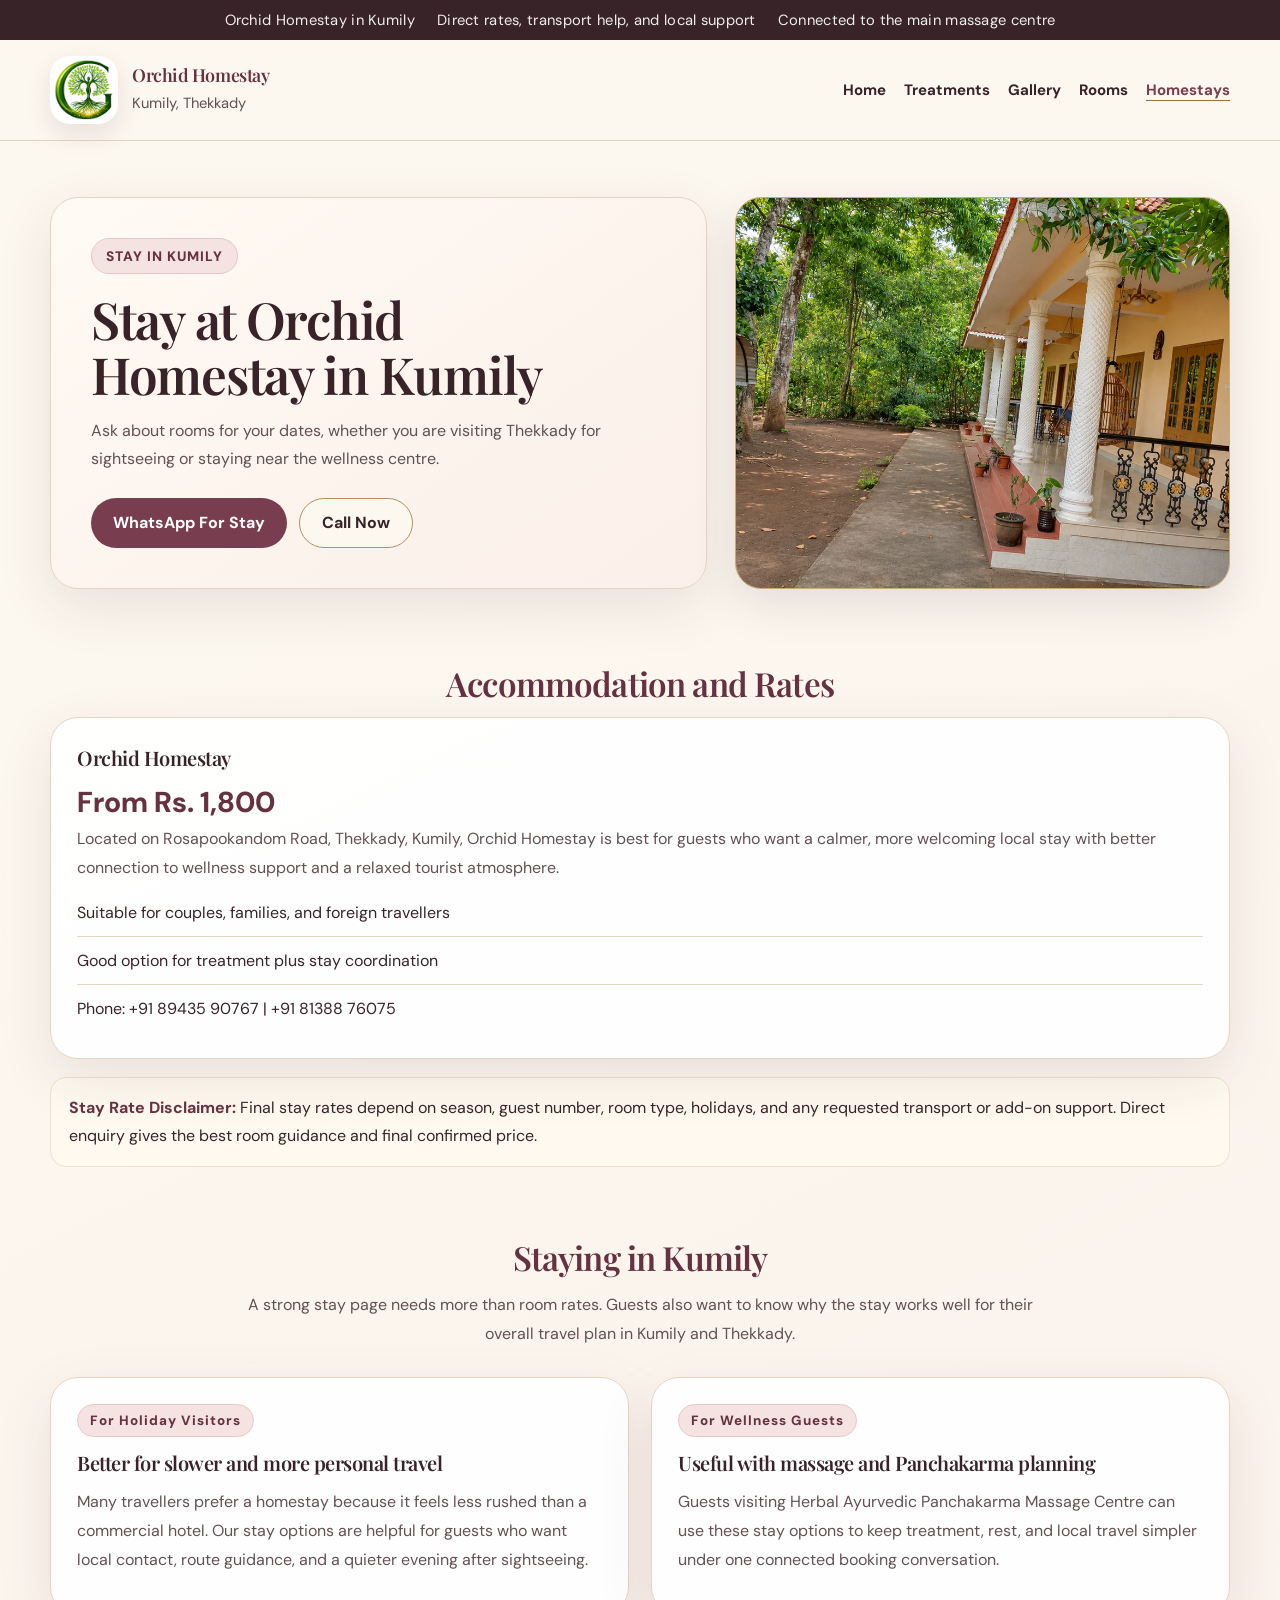
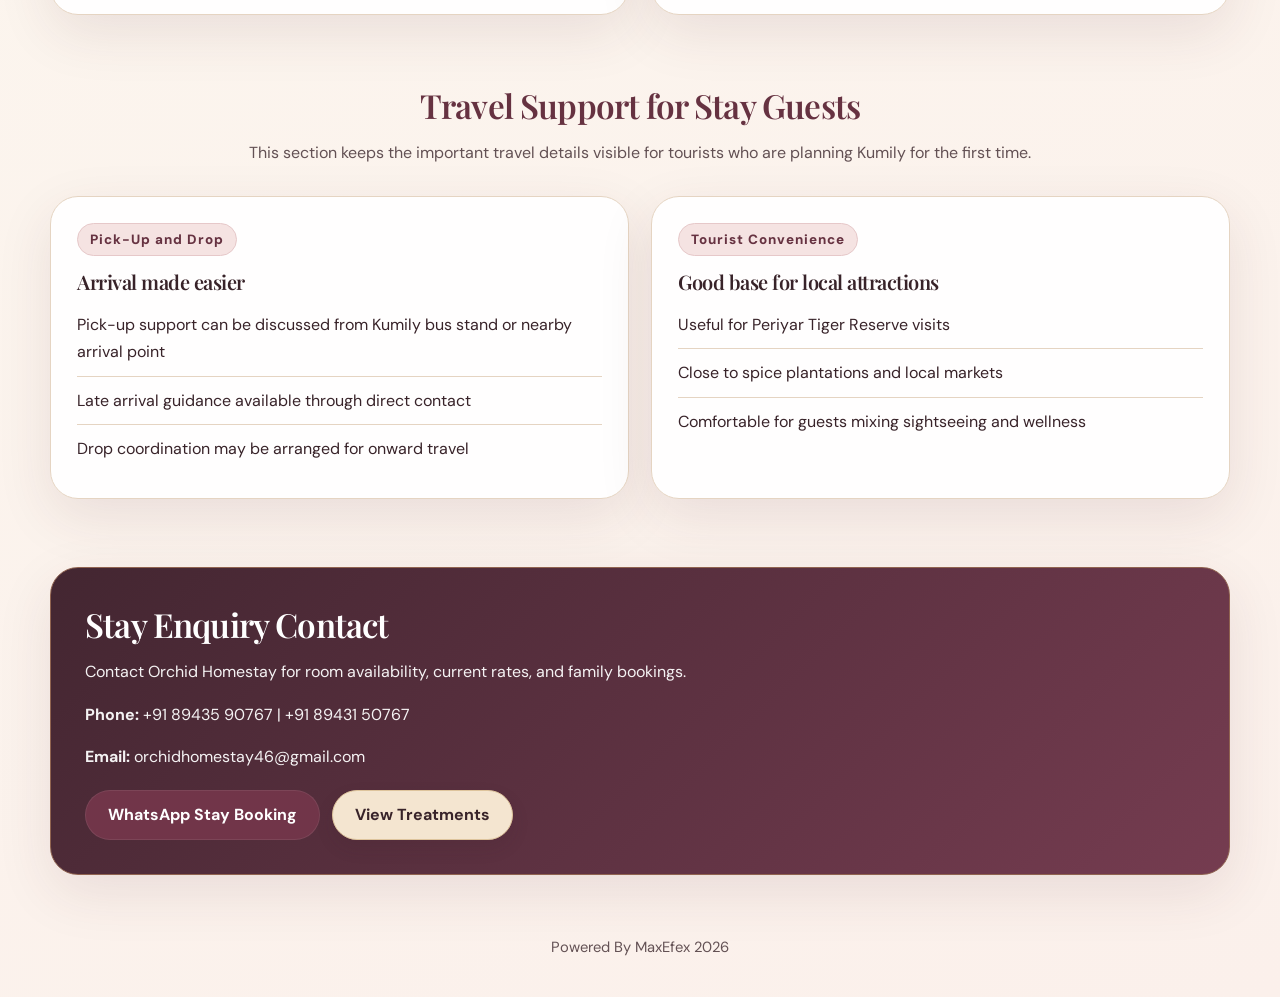
<file: homestays.html>
<!DOCTYPE html>
<html lang="en">

<head>
  <script async src="https://www.googletagmanager.com/gtag/js?id=G-50J0C8BFDF"></script>
  <script defer src="analytics.js"></script>
  <meta charset="UTF-8">
  <meta name="viewport" content="width=device-width, initial-scale=1.0">
  <meta name="description"
    content="Explore Orchid Homestay in Kumily, Thekkady, with room rates, direct booking enquiries, and local travel support.">
  <title>Orchid Homestay | Kumily, Thekkady</title>
  <link rel="preconnect" href="https://fonts.googleapis.com">
  <link rel="preconnect" href="https://fonts.gstatic.com" crossorigin>
  <link rel="stylesheet" href="https://fonts.googleapis.com/css2?family=DM+Sans:wght@400;500;600;700&amp;family=Playfair+Display:wght@500;600;700&amp;display=swap">
  <style>
    :root {
      --rose-deep: #663241;
      --blush: #f5e3e2;
      --pink-pale: #fbefe9;
      --cream: #fff9ef;
      --cream-strong: #efe0cb;
      --text: #382329;
      --muted: #635154;
      --white: #ffffff;
      --line: #e5d4c2;
      --shadow: 0 18px 55px rgba(78, 43, 50, 0.10);
      --radius: 24px;
      --max: 1180px;
    }

    * { box-sizing: border-box; }
    body {
      margin: 0;
      font-family: "Segoe UI", Tahoma, Geneva, Verdana, sans-serif;
      color: var(--text);
      background:
        radial-gradient(circle at top left, rgba(190, 130, 141, 0.12), transparent 26%),
        linear-gradient(180deg, #fffaf4 0%, #f8ede6 100%);
    }

    a { color: inherit; text-decoration: none; }
    .container { width: min(calc(100% - 32px), var(--max)); margin: 0 auto; }

    .topbar { background: var(--rose-deep); color: rgba(255,255,255,.92); font-size: .92rem; }
    .topbar .container { display: flex; flex-wrap: wrap; justify-content: center; gap: 10px 22px; padding: 10px 0; }

    .site-header {
      position: sticky; top: 0; z-index: 30; background: rgba(255, 250, 241, 0.96);
      backdrop-filter: blur(12px); border-bottom: 1px solid rgba(229, 212, 194, 0.95);
    }

    .header-row { display: flex; align-items: center; justify-content: space-between; gap: 20px; padding: 16px 0; }
    .brand { display: flex; align-items: center; gap: 14px; }
    .brand img { width: 68px; height: 68px; object-fit: contain; border-radius: 20px; background: var(--white); box-shadow: 0 10px 24px rgba(102, 50, 65, 0.12); padding: 4px; }
    .brand h1 { margin: 0; font-family: Georgia, "Times New Roman", serif; font-size: 1.12rem; line-height: 1.18; color: var(--rose-deep); }
    .brand p { margin: 5px 0 0; font-size: .92rem; color: var(--muted); }
    .nav { display: flex; flex-wrap: wrap; gap: 12px 18px; font-size: .95rem; font-weight: 700; }
    .nav a.active { color: var(--rose-deep); }

    .hero { padding: 56px 0 38px; }
    .hero-box, .card, .contact-panel {
      border-radius: 28px; border: 1px solid var(--line); box-shadow: var(--shadow);
    }
    .hero-box {
      padding: 40px;
      background: linear-gradient(140deg, rgba(251, 239, 233, .97), rgba(255,255,255,.98)), var(--white);
    }

    .eyebrow {
      display: inline-flex; align-items: center; padding: 8px 14px; border-radius: 999px;
      background: var(--blush); color: var(--rose-deep); font-size: .86rem; font-weight: 800;
      letter-spacing: .08em; text-transform: uppercase;
    }

    h2, h3 { font-family: Georgia, "Times New Roman", serif; color: var(--rose-deep); }
    .hero h2 { margin: 18px 0 14px; font-size: clamp(2rem, 4vw, 3.8rem); line-height: 1.06; }
    p { margin: 0 0 14px; line-height: 1.8; color: var(--muted); }

    .cta-row { display: flex; flex-wrap: wrap; gap: 12px; margin-top: 18px; }
    .btn, .btn-secondary {
      display: inline-flex; align-items: center; justify-content: center; min-height: 50px;
      padding: 0 22px; border-radius: 999px; font-weight: 700;
    }
    .btn { background: var(--rose-deep); color: var(--white); }
    .btn-secondary { background: var(--white); color: var(--text); border: 1px solid var(--line); }

    .section { padding: 34px 0; }
    .section-title { margin: 0 0 12px; text-align: center; font-size: clamp(1.8rem,2.6vw,2.7rem); }
    .section-intro { max-width: 820px; margin: 0 auto 28px; text-align: center; line-height: 1.8; color: var(--muted); }
    .grid { display: grid; gap: 22px; }
    .two-col { grid-template-columns: repeat(2, minmax(0, 1fr)); }

    .card { background: rgba(255,255,255,.95); padding: 26px; }
    .card h3 { margin: 0 0 12px; font-size: 1.25rem; color: var(--text); }
    .tag {
      display: inline-block; margin-bottom: 12px; padding: 7px 12px; border-radius: 999px;
      background: var(--blush); color: var(--rose-deep); font-size: .84rem; font-weight: 800;
    }
    .price { font-size: 1.8rem; font-weight: 800; color: var(--rose-deep); margin: 12px 0 4px; }
    .checklist { list-style: none; padding: 0; margin: 16px 0 0; }
    .checklist li { padding: 10px 0; border-top: 1px solid var(--line); line-height: 1.7; }
    .checklist li:first-child { border-top: 0; padding-top: 0; }

    .notice {
      margin-top: 18px; padding: 16px 18px; border-radius: 16px; background: var(--cream);
      border: 1px solid var(--cream-strong); color: var(--text); line-height: 1.75;
    }

    .notice strong { color: var(--rose-deep); }

    .contact-panel {
      background: linear-gradient(135deg, #432631, #753c50);
      color: rgba(255,255,255,.94); padding: 34px;
    }
    .contact-panel h2, .contact-panel p, .contact-panel a { color: inherit; }

    .contact-panel .btn {
      background: #713549;
      color: #ffffff;
      border: 1px solid rgba(255, 255, 255, 0.08);
    }

    .contact-panel .btn-secondary {
      background: #f4e5d0;
      color: #382329;
      border: 1px solid #dec49c;
      box-shadow: 0 8px 18px rgba(56, 35, 41, 0.12);
    }

    footer { padding: 28px 0 40px; text-align: center; color: var(--muted); font-size: .92rem; }

    @media (max-width: 980px) {
      .two-col { grid-template-columns: 1fr; }
      .header-row { flex-direction: column; align-items: flex-start; }
    }

    @media (max-width: 680px) {
      .hero-box, .card, .contact-panel { padding: 22px; }
    }
  </style>
  <link rel="stylesheet" href="assets/glowroot-theme.css">
  <link rel="canonical" href="https://glowroot.co.in/homestays.html">
</head>

<body>
  <div class="topbar">
    <div class="container">
      <span>Orchid Homestay in Kumily</span>
      <span>Direct rates, transport help, and local support</span>
      <span>Connected to the main massage centre</span>
    </div>
  </div>

  <header class="site-header">
    <div class="container header-row">
      <div class="brand">
        <img src="glowrootlogo.png" alt="Homestay logo" width="68" height="68">
        <div>
          <h1>Orchid Homestay</h1>
          <p>Kumily, Thekkady</p>
        </div>
      </div>
      <nav class="nav" aria-label="Primary navigation">
        <a href="/">Home</a>
        <a href="services.html">Treatments</a>
        <a href="gallery.html">Gallery</a>
        <a href="rooms.html">Rooms</a>
        <a href="homestays.html" aria-current="page">Homestays</a>
      </nav>
    </div>
  </header>

  <main>
    <section class="hero">
      <div class="container hero-split">
        <div class="hero-box">
          <span class="eyebrow">Stay in Kumily</span>
          <h2>Stay at Orchid Homestay in Kumily</h2>
          <p>Ask about rooms for your dates, whether you are visiting Thekkady for sightseeing or staying near the wellness centre.</p>
          <div class="cta-row">
            <a data-enquiry="room" class="btn" href="https://wa.me/918943590767?text=Hi%2C%20I%20found%20you%20on%20glowroot.co.in.%20Could%20you%20share%20availability%20and%20rates%20for%20Orchid%20Homestay%3F">WhatsApp For Stay</a>
            <a class="btn-secondary" href="tel:+918943590767">Call Now</a>
          </div>
        </div>
        <figure class="hero-illustration">
          <img src="images/orchid-2-enhanced.webp" width="1270" height="715" alt="Veranda and courtyard at Orchid Homestay" fetchpriority="high" decoding="async">
        </figure>
      </div>
    </section>

    <section class="section">
      <div class="container">
        <h2 class="section-title">Accommodation and Rates</h2>
        <div class="grid">
          <article class="card">
            <h3>Orchid Homestay</h3>
            <div class="price">From Rs. 1,800</div>
            <p>Located on Rosapookandom Road, Thekkady, Kumily, Orchid Homestay is best for guests who want a calmer,
              more welcoming local stay with better connection to wellness support and a relaxed tourist atmosphere.</p>
            <ul class="checklist">
              <li>Suitable for couples, families, and foreign travellers</li>
              <li>Good option for treatment plus stay coordination</li>
              <li>Phone: +91 89435 90767 | +91 81388 76075</li>
            </ul>
          </article>
        </div>
        <div class="notice"><strong>Stay Rate Disclaimer:</strong> Final stay rates depend on season, guest number,
          room type, holidays, and any requested transport or add-on support. Direct enquiry gives the best room
          guidance and final confirmed price.</div>
      </div>
    </section>

    <section class="section">
      <div class="container">
        <h2 class="section-title">Staying in Kumily</h2>
        <p class="section-intro">A strong stay page needs more than room rates. Guests also want to know why the stay
          works well for their overall travel plan in Kumily and Thekkady.</p>
        <div class="grid two-col">
          <article class="card">
            <span class="tag">For Holiday Visitors</span>
            <h3>Better for slower and more personal travel</h3>
            <p>Many travellers prefer a homestay because it feels less rushed than a commercial hotel. Our stay options
              are helpful for guests who want local contact, route guidance, and a quieter evening after sightseeing.</p>
          </article>
          <article class="card">
            <span class="tag">For Wellness Guests</span>
            <h3>Useful with massage and Panchakarma planning</h3>
            <p>Guests visiting Herbal Ayurvedic Panchakarma Massage Centre can use these stay options to keep treatment,
              rest, and local travel simpler under one connected booking conversation.</p>
          </article>
        </div>
      </div>
    </section>

    <section class="section">
      <div class="container">
        <h2 class="section-title">Travel Support for Stay Guests</h2>
        <p class="section-intro">This section keeps the important travel details visible for tourists who are planning
          Kumily for the first time.</p>
        <div class="grid two-col">
          <article class="card">
            <span class="tag">Pick-Up and Drop</span>
            <h3>Arrival made easier</h3>
            <ul class="checklist">
              <li>Pick-up support can be discussed from Kumily bus stand or nearby arrival point</li>
              <li>Late arrival guidance available through direct contact</li>
              <li>Drop coordination may be arranged for onward travel</li>
            </ul>
          </article>
          <article class="card">
            <span class="tag">Tourist Convenience</span>
            <h3>Good base for local attractions</h3>
            <ul class="checklist">
              <li>Useful for Periyar Tiger Reserve visits</li>
              <li>Close to spice plantations and local markets</li>
              <li>Comfortable for guests mixing sightseeing and wellness</li>
            </ul>
          </article>
        </div>
      </div>
    </section>

    <section class="section">
      <div class="container">
        <div class="contact-panel">
          <h2 class="section-title" style="text-align:left; color:#ffffff; margin-bottom:12px;">Stay Enquiry Contact</h2>
          <p>Contact Orchid Homestay for room availability, current rates, and family bookings.</p>
          <p><strong>Phone:</strong> <a href="tel:+918943590767">+91 89435 90767</a> | <a href="tel:+918943150767">+91 89431 50767</a></p>
          <p><strong>Email:</strong> <a href="mailto:orchidhomestay46@gmail.com">orchidhomestay46@gmail.com</a></p>
          <div class="cta-row">
            <a data-enquiry="room" class="btn" href="https://wa.me/918943590767?text=Hi%2C%20I%20found%20you%20on%20glowroot.co.in.%20Could%20you%20share%20availability%20and%20rates%20for%20Orchid%20Homestay%3F">WhatsApp Stay Booking</a>
            <a class="btn-secondary" href="services.html">View Treatments</a>
          </div>
        </div>
      </div>
    </section>
  </main>

  <footer>
    <div class="container">Powered By MaxEfex 2026</div>
  </footer>
</body>

</html>
</file>
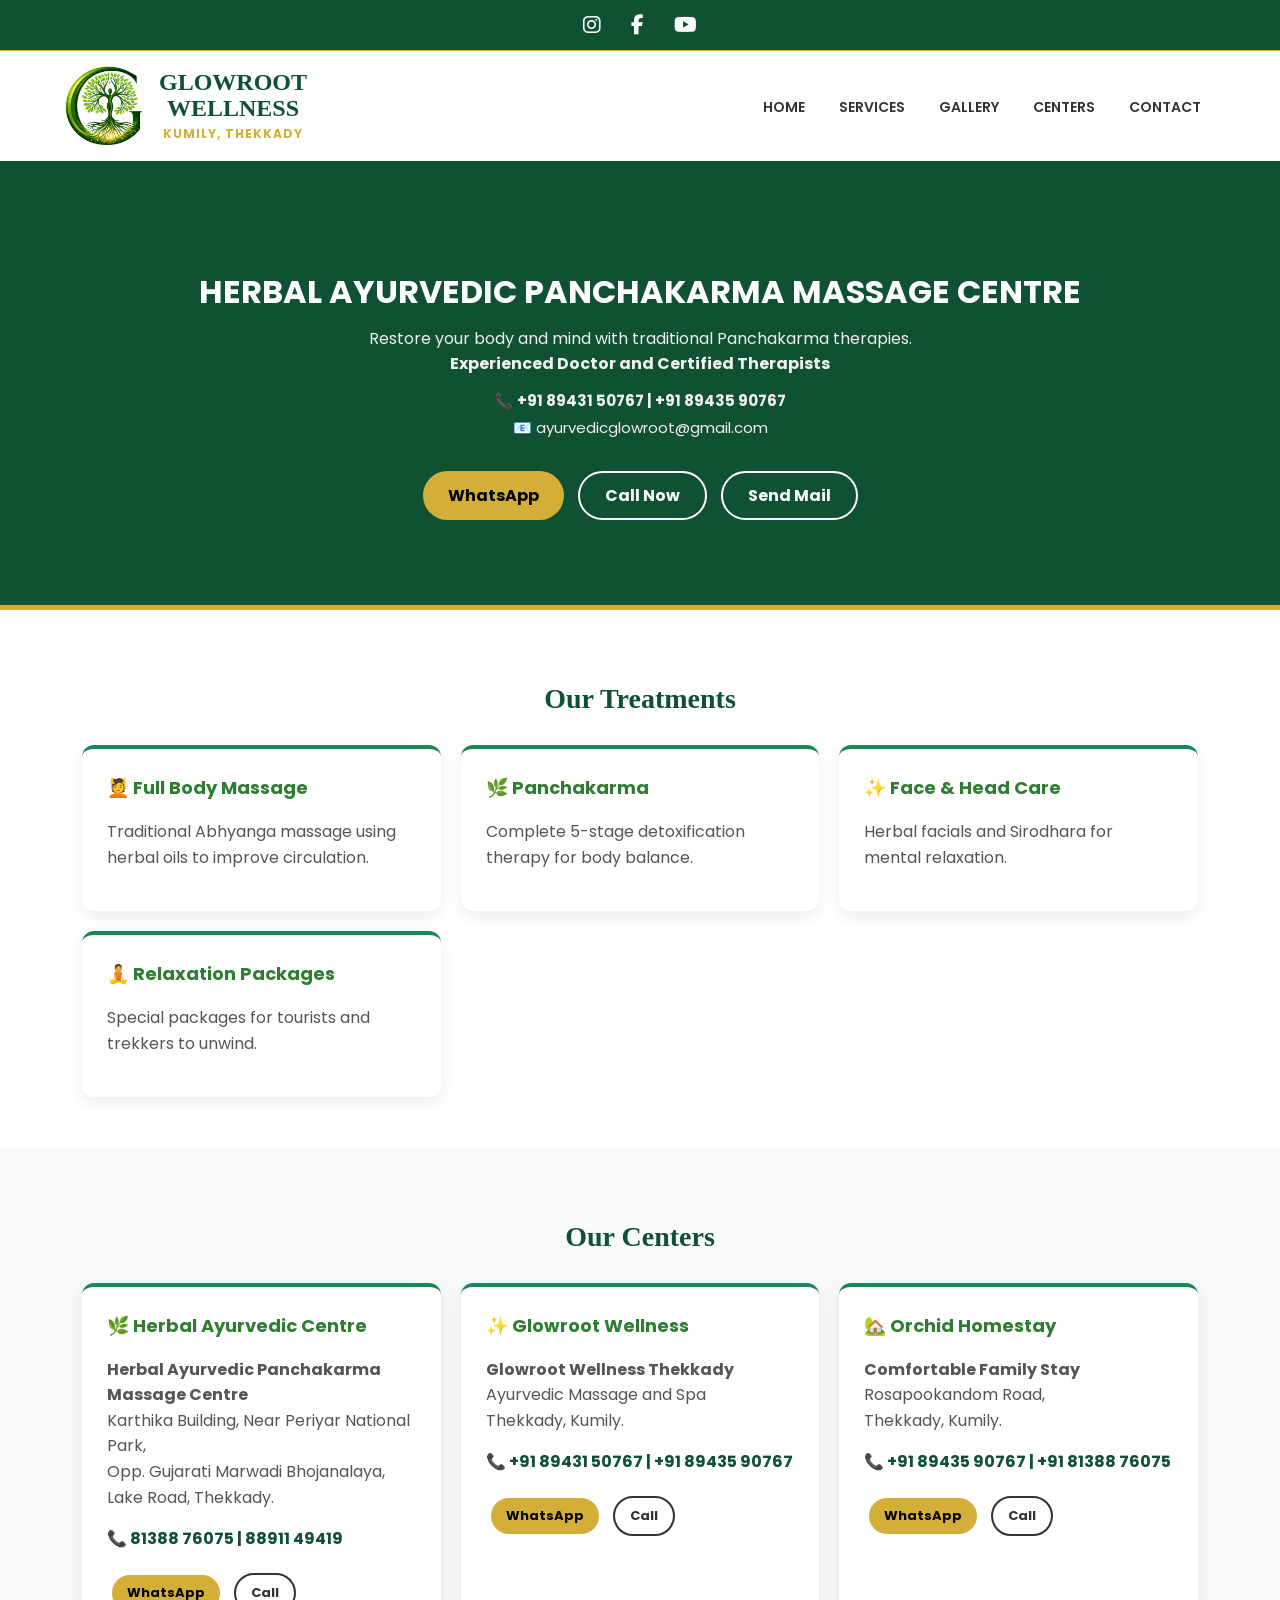
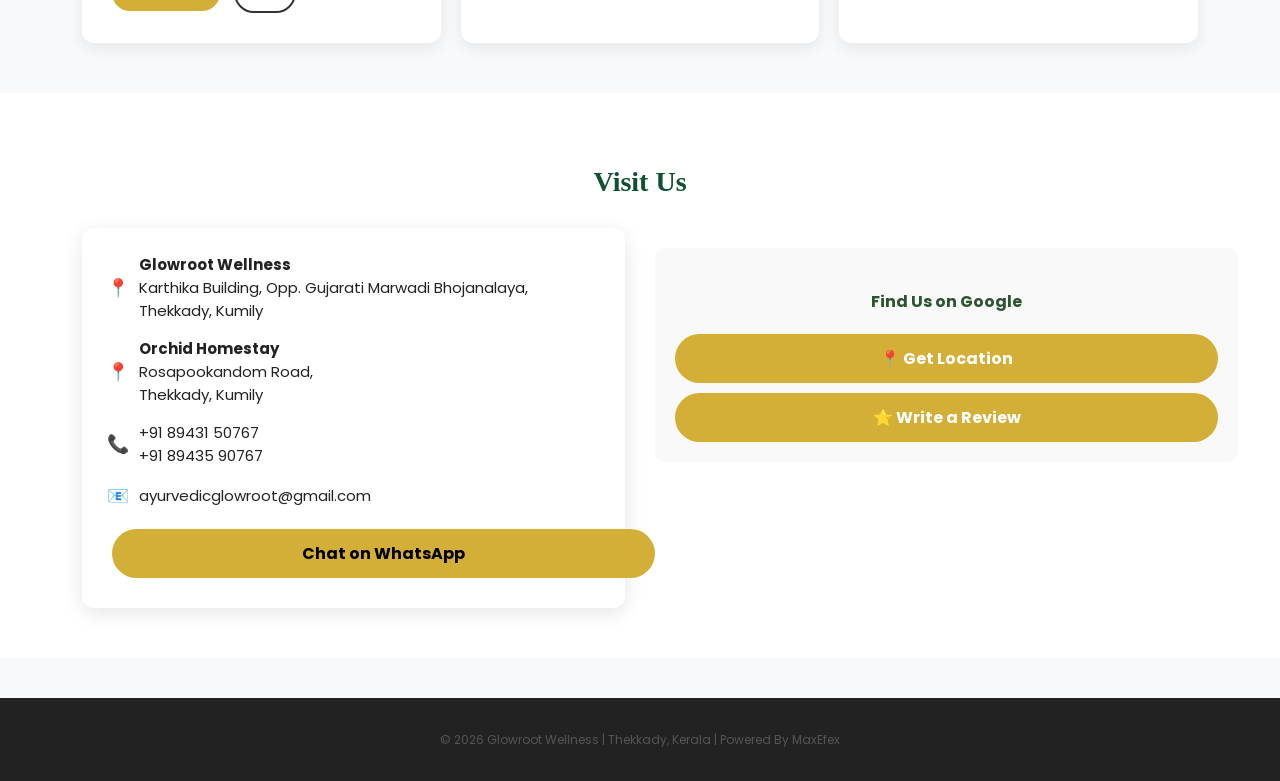
<file: old.html>
<!DOCTYPE html>
<html lang="en">

<head>
  <meta charset="UTF-8" />
  <meta name="viewport" content="width=device-width, initial-scale=1.0" />
  <title>Glowroot Wellness & Orchid Homestay | Kumily, Thekkady</title>

  <link rel="preconnect" href="https://fonts.googleapis.com">
  <link rel="preconnect" href="https://fonts.gstatic.com" crossorigin>
  <link href="https://fonts.googleapis.com/css2?family=Poppins:wght@300;400;600;700&family=Georgia&display=swap"
    rel="stylesheet">

  <link rel="stylesheet" href="https://cdnjs.cloudflare.com/ajax/libs/font-awesome/6.4.2/css/all.min.css">

  <style>
    /* ================== GLOBAL STYLES ================== */
    body {
      margin: 0;
      font-family: 'Poppins', sans-serif;
      background: #f8f9fa;
      color: #222;
    }

    h1,
    h2,
    h3 {
      color: #0f5132;
    }

    p {
      line-height: 1.6;
      color: #555;
    }

    .container {
      width: 90%;
      max-width: 1200px;
      margin: auto;
    }

    a {
      text-decoration: none;
      transition: 0.3s;
    }

    /* ================== TOP BAR ================== */
    .top-bar {
      background: #0f5132;
      padding: 10px 0;
      border-bottom: 1px solid #d4af37;
    }

    .social-links {
      display: flex;
      justify-content: center;
      align-items: center;
      gap: 30px;
    }

    .social-links a {
      color: #ffffff !important;
      font-size: 20px;
      transition: 0.3s;
    }

    .social-links a:hover {
      color: #d4af37 !important;
      transform: scale(1.1);
    }

    /* ================== HEADER ================== */
    .header {
      background: #fff;
      padding: 15px 0;
      box-shadow: 0 2px 10px rgba(0, 0, 0, 0.05);
      position: relative;
      z-index: 1000;
    }

    .header-content {
      display: flex;
      flex-direction: column;
      align-items: center;
      text-align: center;
    }

    .brand-box {
      display: flex;
      align-items: center;
      justify-content: center;
      margin-bottom: 15px;
    }

    .logo-img {
      height: 80px;
      width: auto;
      margin-right: 15px;
    }

    .brand-text h2 {
      margin: 0;
      font-family: 'Georgia', serif;
      font-size: 24px;
      color: #0f5132;
      line-height: 1.1;
    }

    .brand-text p {
      margin: 2px 0 0 0;
      font-size: 12px;
      color: #d4af37;
      font-weight: bold;
      letter-spacing: 1px;
      text-transform: uppercase;
    }

    nav {
      margin-top: 10px;
    }

    nav a {
      color: #333;
      margin: 0 15px;
      font-weight: 600;
      font-size: 14px;
      text-transform: uppercase;
      padding-bottom: 5px;
      border-bottom: 2px solid transparent;
    }

    nav a:hover {
      color: #0f5132;
      border-bottom: 2px solid #d4af37;
    }

    /* ================== HERO ================== */
    .hero {
      background-color: #0f5132;
      color: white !important;
      padding: 80px 20px;
      text-align: center;
      border-bottom: 5px solid #d4af37;
    }

    .hero h1 {
      font-family: 'Poppins', sans-serif !important;
      font-weight: 700;
      font-size: 32px;
      margin-bottom: 10px;
      color: white;
    }

    .hero p {
      color: #f0f0f0 !important;
      font-size: 16px;
      max-width: 600px;
      margin: 0 auto 30px auto;
    }

    /* ================== SECTIONS ================== */
    .section {
      padding: 50px 20px;
    }

    .section.light {
      background: white;
    }

    .section-title {
      text-align: center;
      font-family: 'Georgia', serif;
      margin-bottom: 30px;
      font-size: 28px;
    }

    .grid {
      display: grid;
      grid-template-columns: repeat(auto-fit, minmax(280px, 1fr));
      gap: 20px;
    }

    .card {
      background: white;
      padding: 25px;
      border-radius: 12px;
      box-shadow: 0 5px 15px rgba(0, 0, 0, 0.08);
      border-top: 4px solid #198754;
    }

    .card h3 {
      margin-top: 0;
      color: #2e7d32;
      font-size: 18px;
    }

    /* ================== BUTTONS ================== */
    .btn {
      background: #d4af37;
      color: #000;
      padding: 12px 25px;
      border-radius: 30px;
      font-weight: bold;
      margin: 5px;
      display: inline-block;
    }

    .btn-outline {
      border: 2px solid white;
      color: white;
      padding: 10px 25px;
      border-radius: 30px;
      font-weight: bold;
      margin: 5px;
      display: inline-block;
    }

    /* ================== CONTACT & MAP ================== */
    .contact-container {
      display: grid;
      grid-template-columns: repeat(auto-fit, minmax(300px, 1fr));
      gap: 30px;
    }

    .contact-info {
      background: white;
      padding: 25px;
      border-radius: 12px;
      box-shadow: 0 5px 20px rgba(0, 0, 0, 0.1);
    }

    .contact-item {
      margin-bottom: 15px;
      display: flex;
      align-items: center;
      font-size: 15px;
    }

    .icon {
      margin-right: 10px;
      font-size: 18px;
    }

    /* MAP STYLES */
    .map-box {
      margin-bottom: 20px;
    }

    .map-title {
      font-size: 14px;
      font-weight: bold;
      color: #0f5132;
      margin-bottom: 5px;
      display: block;
    }

    .map-frame {
      width: 100%;
      height: 350px;
      border: 0;
      border-radius: 12px;
      box-shadow: 0 5px 20px rgba(0, 0, 0, 0.1);
    }

    footer {
      background: #222;
      color: #aaa;
      text-align: center;
      padding: 20px;
      margin-top: 40px;
      font-size: 12px;
    }

    @media (min-width: 768px) {
      .header-content {
        flex-direction: row;
        justify-content: space-between;
      }

      .brand-box {
        margin-bottom: 0;
      }

      nav {
        margin-top: 0;
      }

      .header {
        position: sticky;
        top: 0;
      }
    }
  </style>
  <meta name="robots" content="noindex">
</head>

<body>

  <div class="top-bar">
    <div class="container social-links">
      <a href="#"><i class="fab fa-instagram"></i></a>
      <a href="#"><i class="fab fa-facebook-f"></i></a>
      <a href="#"><i class="fab fa-youtube"></i></a>
    </div>
  </div>

  <header class="header">
    <div class="container header-content">
      <div class="brand-box">
        <img src="glowrootlogo.png" alt="Logo" class="logo-img">
        <div class="brand-text">
          <h2>GLOWROOT<br>WELLNESS</h2>
          <p>Kumily, Thekkady</p>
        </div>
      </div>
      <nav>
        <a href="index.html">Home</a>
        <a href="services.html">Services</a>
        <a href="gallery.html">Gallery</a>
        <a href="#branches">Centers</a> <a href="#contact">Contact</a>
      </nav>
    </div>
  </header>

  <section class="hero">
    <div class="container">
      <h1>HERBAL AYURVEDIC PANCHAKARMA MASSAGE CENTRE</h1>
      <p style="margin-bottom: 10px;">
        Restore your body and mind with traditional Panchakarma therapies.<br>
        <strong>Experienced Doctor and Certified Therapists</strong>
      </p>
      <div style="margin-bottom: 25px; font-size: 15px; color: #f0f0f0; line-height: 1.8;">
        📞 <strong>+91 89431 50767 | +91 89435 90767</strong><br>
        📧 ayurvedicglowroot@gmail.com
      </div>
      <div class="hero-buttons">
        <a href="https://wa.me/918943150767" class="btn">WhatsApp</a>
        <a href="tel:+918943150767" class="btn-outline">Call Now</a>
        <a href="mailto:ayurvedicglowroot@gmail.com" class="btn-outline">Send Mail</a>
      </div>
    </div>
  </section>

  <section id="services" class="section light">
    <div class="container">
      <h2 class="section-title">Our Treatments</h2>
      <div class="grid">
        <div class="card">
          <h3>💆 Full Body Massage</h3>
          <p>Traditional Abhyanga massage using herbal oils to improve circulation.</p>
        </div>
        <div class="card">
          <h3>🌿 Panchakarma</h3>
          <p>Complete 5-stage detoxification therapy for body balance.</p>
        </div>
        <div class="card">
          <h3>✨ Face & Head Care</h3>
          <p>Herbal facials and Sirodhara for mental relaxation.</p>
        </div>
        <div class="card">
          <h3>🧘 Relaxation Packages</h3>
          <p>Special packages for tourists and trekkers to unwind.</p>
        </div>
      </div>
    </div>
  </section>

  <section id="branches" class="section">
    <div class="container">
      <h2 class="section-title">Our Centers</h2>
      <div class="grid">

        <div class="card">
          <h3>🌿 Herbal Ayurvedic Centre</h3>
          <p><strong>Herbal Ayurvedic Panchakarma Massage Centre</strong><br>
            Karthika Building, Near Periyar National Park,<br>
            Opp. Gujarati Marwadi Bhojanalaya, Lake Road, Thekkady.</p>
          <p style="color: #0f5132; font-weight: bold;">📞 81388 76075 | 88911 49419</p>
          <div style="margin-top: 15px;">
            <a href="https://wa.me/918138876075" class="btn" style="padding: 8px 15px; font-size: 13px;">WhatsApp</a>
            <a href="tel:+918138876075" class="btn-outline"
              style="color:#333; border-color:#333; padding:8px 15px; font-size:13px;">Call</a>
          </div>
        </div>

        <div class="card">
          <h3>✨ Glowroot Wellness</h3>
          <p><strong>Glowroot Wellness Thekkady</strong><br>
            Ayurvedic Massage and Spa<br>
            Thekkady, Kumily.</p>
          <p style="color: #0f5132; font-weight: bold;">📞 +91 89431 50767 | +91 89435 90767</p>
          <div style="margin-top: 15px;">
            <a href="https://wa.me/918943150767" class="btn" style="padding: 8px 15px; font-size: 13px;">WhatsApp</a>
            <a href="tel:+918943150767" class="btn-outline"
              style="color:#333; border-color:#333; padding:8px 15px; font-size:13px;">Call</a>
          </div>
        </div>

        <div class="card">
          <h3>🏡 Orchid Homestay</h3>
          <p><strong>Comfortable Family Stay</strong><br>
            Rosapookandom Road,<br>
            Thekkady, Kumily.</p>
          <p style="color: #0f5132; font-weight: bold;">📞 +91 89435 90767 | +91 81388 76075</p>
          <div style="margin-top: 15px;">
            <a href="https://wa.me/918943590767" class="btn" style="padding: 8px 15px; font-size: 13px;">WhatsApp</a>
            <a href="tel:+918943590767" class="btn-outline"
              style="color:#333; border-color:#333; padding:8px 15px; font-size:13px;">Call</a>
          </div>
        </div>


      </div>
    </div>
  </section>

  <section id="contact" class="section light">
    <div class="container">
      <h2 class="section-title">Visit Us</h2>
      <div class="contact-container">

        <div class="contact-info">
          <div class="contact-item">
            <span class="icon">📍</span>
            <div><strong>Glowroot Wellness</strong><br>Karthika Building, Opp. Gujarati Marwadi
              Bhojanalaya,<br>Thekkady, Kumily</div>
          </div>
          <div class="contact-item">
            <span class="icon">📍</span>
            <div><strong>Orchid Homestay</strong><br>Rosapookandom Road,<br>Thekkady, Kumily</div>
          </div>
          <div class="contact-item">
            <span class="icon">📞</span>
            <div>
              <a href="tel:+918943150767" style="color:#222;">+91 89431 50767</a><br>
              <a href="tel:+918943590767" style="color:#222;">+91 89435 90767</a>
            </div>
          </div>
          <div class="contact-item">
            <span class="icon">📧</span>
            <div>ayurvedicglowroot@gmail.com</div>
          </div>
          <div style="margin-top: 15px;">
            <a href="https://wa.me/918943150767" class="btn" style="width:100%; text-align:center;">Chat on WhatsApp</a>
          </div>
        </div>

        <div>
          <div
            style="width: 100%; text-align: center; padding: 20px; background: #f9f9f9; border-radius: 10px; margin-top: 20px;">
            <h4 style="color: #2c5430; margin-bottom: 20px;">Find Us on Google</h4>

            <a href="https://www.google.com/maps/place/HERBAL+AYURVEDIC+PANCHAKARMA+MASSAGE+CENTER+AND+SPA/@9.6041157,77"
              target="_blank"
              style="display: block; background-color: #d4af37; color: white; padding: 12px; margin-bottom: 10px; text-decoration: none; border-radius: 25px; font-weight: bold;">
              📍 Get Location
            </a>

            <a href="https://search.google.com/local/writereview?placeid=ChIJdVKWLQBVBjsRUoJTFvrmRik" target="_blank"
              style="display: block; background-color: #d4af37; color: white; padding: 12px; text-decoration: none; border-radius: 25px; font-weight: bold;">
              ⭐ Write a Review
            </a>
          </div>
  </section>

  <footer>
    <p>© 2026 Glowroot Wellness | Thekkady, Kerala | Powered By MaxEfex</p>
  </footer>

</body>

</html>
</file>
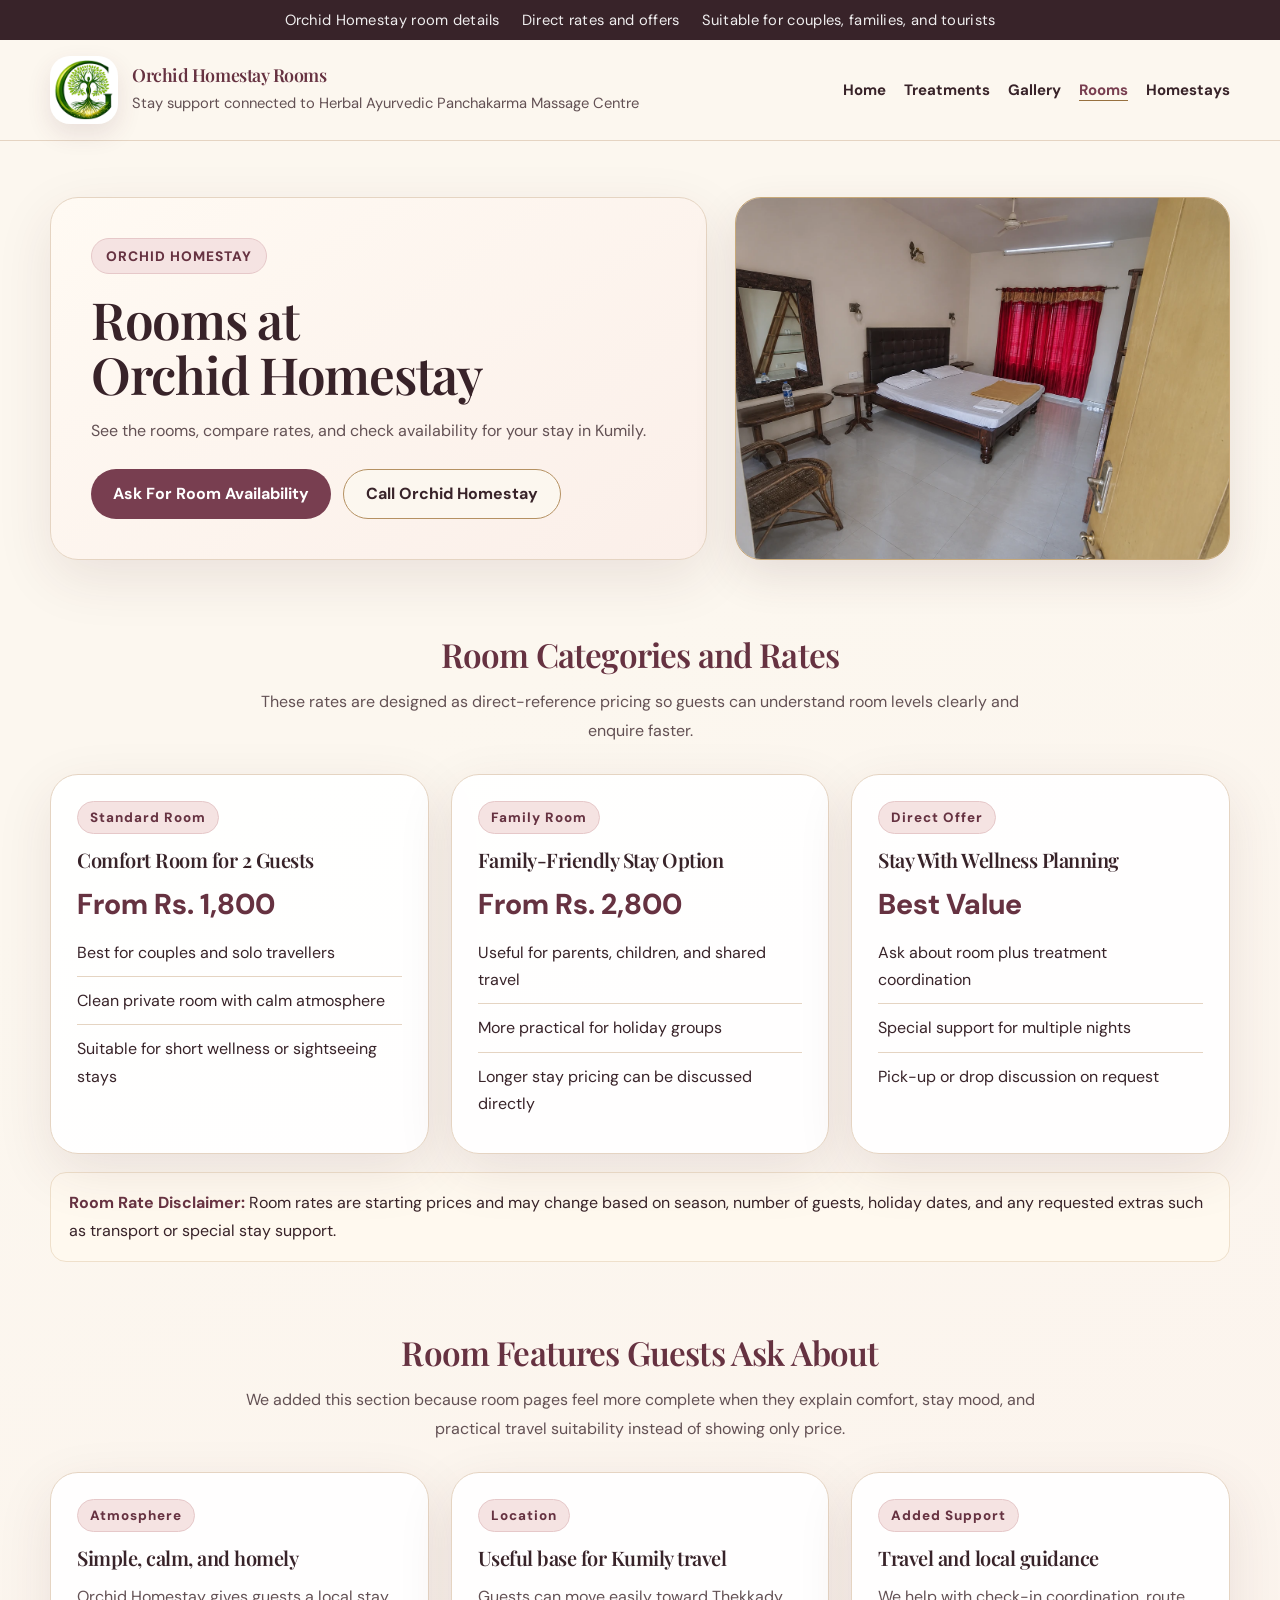
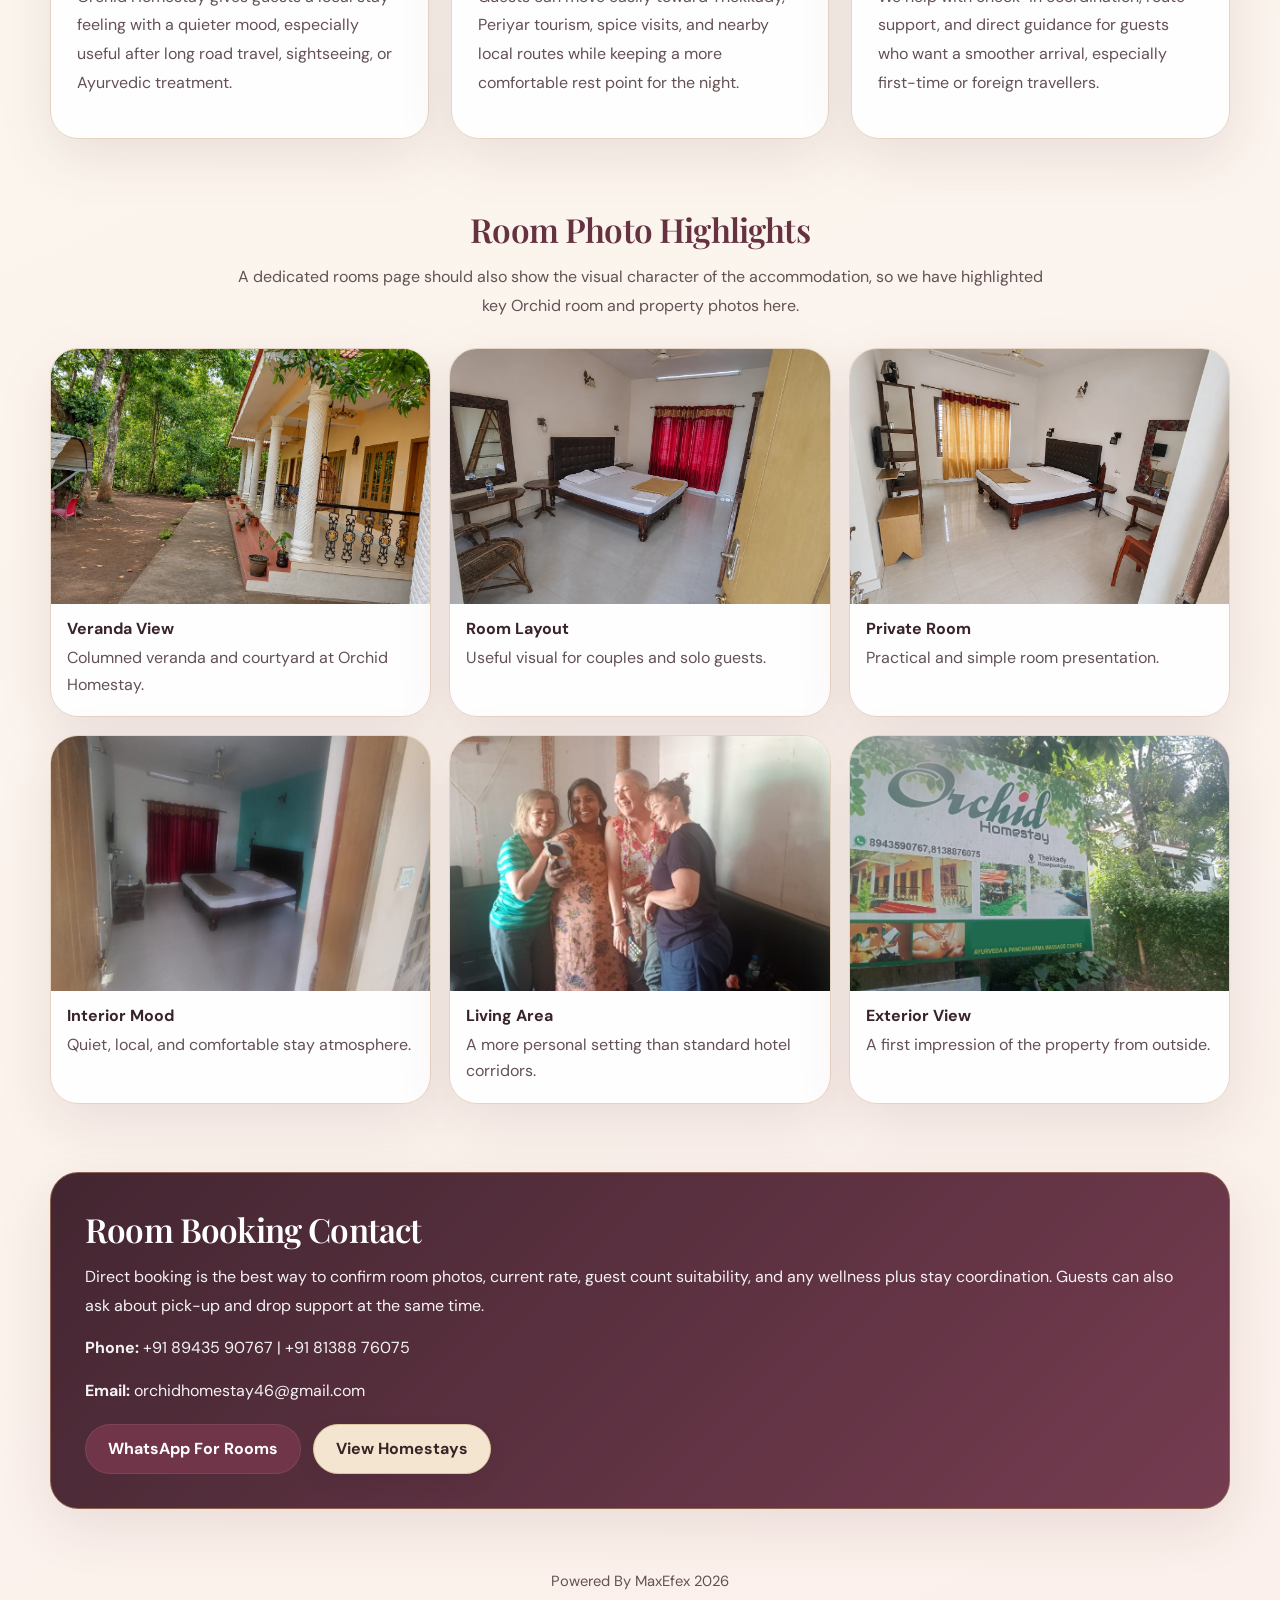
<file: rooms.html>
<!DOCTYPE html>
<html lang="en">

<head>
  <script async src="https://www.googletagmanager.com/gtag/js?id=G-50J0C8BFDF"></script>
  <script defer src="analytics.js"></script>
  <meta charset="UTF-8">
  <meta name="viewport" content="width=device-width, initial-scale=1.0">
  <meta name="description"
    content="Explore Orchid Homestay rooms in Kumily, Thekkady. See room photos and rate information, then check availability directly on WhatsApp.">
  <title>Orchid Homestay Rooms in Kumily, Thekkady | Glowroot</title>
  <link rel="preconnect" href="https://fonts.googleapis.com">
  <link rel="preconnect" href="https://fonts.gstatic.com" crossorigin>
  <link rel="stylesheet" href="https://fonts.googleapis.com/css2?family=DM+Sans:wght@400;500;600;700&amp;family=Playfair+Display:wght@500;600;700&amp;display=swap">
  <style>
    :root {
      --rose-deep: #663241;
      --blush: #f5e3e2;
      --pink-pale: #fbefe9;
      --cream: #fff9ef;
      --cream-strong: #efe0cb;
      --text: #382329;
      --muted: #635154;
      --white: #ffffff;
      --line: #e5d4c2;
      --shadow: 0 18px 55px rgba(78, 43, 50, 0.10);
      --radius: 24px;
      --max: 1180px;
    }

    * { box-sizing: border-box; }
    body {
      margin: 0;
      font-family: "Segoe UI", Tahoma, Geneva, Verdana, sans-serif;
      color: var(--text);
      background:
        radial-gradient(circle at top left, rgba(190, 130, 141, 0.12), transparent 26%),
        linear-gradient(180deg, #fffaf4 0%, #f8ede6 100%);
    }

    a { color: inherit; text-decoration: none; }
    img { max-width: 100%; display: block; }
    .container { width: min(calc(100% - 32px), var(--max)); margin: 0 auto; }

    .topbar { background: var(--rose-deep); color: rgba(255,255,255,.92); font-size: .92rem; }
    .topbar .container { display: flex; flex-wrap: wrap; justify-content: center; gap: 10px 22px; padding: 10px 0; }

    .site-header {
      position: sticky; top: 0; z-index: 30; background: rgba(255, 250, 241, 0.96);
      backdrop-filter: blur(12px); border-bottom: 1px solid rgba(229, 212, 194, 0.95);
    }

    .header-row { display: flex; align-items: center; justify-content: space-between; gap: 20px; padding: 16px 0; }
    .brand { display: flex; align-items: center; gap: 14px; }
    .brand img { width: 68px; height: 68px; object-fit: contain; border-radius: 20px; background: var(--white); box-shadow: 0 10px 24px rgba(102, 50, 65, 0.12); padding: 4px; }
    .brand h1 { margin: 0; font-family: Georgia, "Times New Roman", serif; font-size: 1.12rem; line-height: 1.18; color: var(--rose-deep); }
    .brand p { margin: 5px 0 0; font-size: .92rem; color: var(--muted); }
    .nav { display: flex; flex-wrap: wrap; gap: 12px 18px; font-size: .95rem; font-weight: 700; }
    .nav a.active { color: var(--rose-deep); }

    .hero { padding: 56px 0 38px; }
    .hero-box, .card, .gallery-item, .contact-panel {
      border-radius: 28px; border: 1px solid var(--line); box-shadow: var(--shadow);
    }
    .hero-box {
      padding: 40px;
      background: linear-gradient(140deg, rgba(251, 239, 233, .97), rgba(255,255,255,.98)), var(--white);
    }

    .eyebrow {
      display: inline-flex; align-items: center; padding: 8px 14px; border-radius: 999px;
      background: var(--blush); color: var(--rose-deep); font-size: .86rem; font-weight: 800;
      letter-spacing: .08em; text-transform: uppercase;
    }

    h2, h3 { font-family: Georgia, "Times New Roman", serif; color: var(--rose-deep); }
    .hero h2 { margin: 18px 0 14px; font-size: clamp(2rem, 4vw, 3.8rem); line-height: 1.06; }
    p { margin: 0 0 14px; line-height: 1.8; color: var(--muted); }

    .cta-row { display: flex; flex-wrap: wrap; gap: 12px; margin-top: 18px; }
    .btn, .btn-secondary {
      display: inline-flex; align-items: center; justify-content: center; min-height: 50px;
      padding: 0 22px; border-radius: 999px; font-weight: 700;
    }
    .btn { background: var(--rose-deep); color: var(--white); }
    .btn-secondary { background: var(--white); color: var(--text); border: 1px solid var(--line); }

    .section { padding: 34px 0; }
    .section-title { margin: 0 0 12px; text-align: center; font-size: clamp(1.8rem,2.6vw,2.7rem); }
    .section-intro { max-width: 820px; margin: 0 auto 28px; text-align: center; line-height: 1.8; color: var(--muted); }
    .grid { display: grid; gap: 22px; }
    .three-col { grid-template-columns: repeat(3, minmax(0, 1fr)); }

    .card { background: rgba(255,255,255,.95); padding: 26px; }
    .card h3 { margin: 0 0 12px; font-size: 1.25rem; color: var(--text); }
    .tag {
      display: inline-block; margin-bottom: 12px; padding: 7px 12px; border-radius: 999px;
      background: var(--blush); color: var(--rose-deep); font-size: .84rem; font-weight: 800;
    }
    .price { font-size: 1.8rem; font-weight: 800; color: var(--rose-deep); margin: 12px 0 4px; }
    .checklist { list-style: none; padding: 0; margin: 16px 0 0; }
    .checklist li { padding: 10px 0; border-top: 1px solid var(--line); line-height: 1.7; }
    .checklist li:first-child { border-top: 0; padding-top: 0; }

    .gallery-grid { display: grid; grid-template-columns: repeat(3, minmax(0, 1fr)); gap: 18px; }
    .gallery-item { overflow: hidden; background: rgba(255,255,255,.95); }
    .gallery-item img { width: 100%; height: 255px; object-fit: cover; background: #f7eae5; }
    .caption { padding: 14px 16px 18px; }
    .caption strong { display: block; margin-bottom: 6px; color: var(--text); }
    .caption span { color: var(--muted); line-height: 1.65; }

    .notice {
      margin-top: 18px; padding: 16px 18px; border-radius: 16px; background: var(--cream);
      border: 1px solid var(--cream-strong); color: var(--text); line-height: 1.75;
    }

    .notice strong { color: var(--rose-deep); }

    .contact-panel {
      background: linear-gradient(135deg, #432631, #753c50);
      color: rgba(255,255,255,.94); padding: 34px;
    }
    .contact-panel h2, .contact-panel p, .contact-panel a { color: inherit; }

    .contact-panel .btn {
      background: #713549;
      color: #ffffff;
      border: 1px solid rgba(255, 255, 255, 0.08);
    }

    .contact-panel .btn-secondary {
      background: #f4e5d0;
      color: #382329;
      border: 1px solid #dec49c;
      box-shadow: 0 8px 18px rgba(56, 35, 41, 0.12);
    }

    footer { padding: 28px 0 40px; text-align: center; color: var(--muted); font-size: .92rem; }

    @media (max-width: 980px) {
      .three-col, .gallery-grid { grid-template-columns: 1fr; }
      .header-row { flex-direction: column; align-items: flex-start; }
    }

    @media (max-width: 680px) {
      .hero-box, .card, .contact-panel { padding: 22px; }
    }
  </style>
  <link rel="stylesheet" href="assets/glowroot-theme.css">
  <link rel="canonical" href="https://glowroot.co.in/rooms.html">
</head>

<body>
  <div class="topbar">
    <div class="container">
      <span>Orchid Homestay room details</span>
      <span>Direct rates and offers</span>
      <span>Suitable for couples, families, and tourists</span>
    </div>
  </div>

  <header class="site-header">
    <div class="container header-row">
      <div class="brand">
        <img src="glowrootlogo.png" alt="Orchid Homestay logo" width="68" height="68">
        <div>
          <h1>Orchid Homestay Rooms</h1>
          <p>Stay support connected to Herbal Ayurvedic Panchakarma Massage Centre</p>
        </div>
      </div>
      <nav class="nav" aria-label="Primary navigation">
        <a href="/">Home</a>
        <a href="services.html">Treatments</a>
        <a href="gallery.html">Gallery</a>
        <a href="rooms.html" aria-current="page">Rooms</a>
        <a href="homestays.html">Homestays</a>
      </nav>
    </div>
  </header>

  <main>
    <section class="hero">
      <div class="container hero-split">
        <div class="hero-box">
          <span class="eyebrow">Orchid Homestay</span>
          <h2>Rooms at Orchid Homestay</h2>
          <p>See the rooms, compare rates, and check availability for your stay in Kumily.</p>
          <div class="cta-row">
            <a data-enquiry="room" class="btn" href="https://wa.me/918943590767?text=Hi%2C%20I%20found%20you%20on%20glowroot.co.in.%20Could%20you%20share%20room%20availability%20and%20rates%20for%20Orchid%20Homestay%3F">Ask For Room Availability</a>
            <a class="btn-secondary" href="tel:+918943590767">Call Orchid Homestay</a>
          </div>
        </div>
        <figure class="hero-illustration">
          <img src="images/orchid-7-enhanced.webp" width="1270" height="953" alt="Bedroom at Orchid Homestay" fetchpriority="high" decoding="async">
        </figure>
      </div>
    </section>

    <section class="section">
      <div class="container">
        <h2 class="section-title">Room Categories and Rates</h2>
        <p class="section-intro">These rates are designed as direct-reference pricing so guests can understand room
          levels clearly and enquire faster.</p>
        <div class="grid three-col">
          <article class="card">
            <span class="tag">Standard Room</span>
            <h3>Comfort Room for 2 Guests</h3>
            <div class="price">From Rs. 1,800</div>
            <ul class="checklist">
              <li>Best for couples and solo travellers</li>
              <li>Clean private room with calm atmosphere</li>
              <li>Suitable for short wellness or sightseeing stays</li>
            </ul>
          </article>
          <article class="card">
            <span class="tag">Family Room</span>
            <h3>Family-Friendly Stay Option</h3>
            <div class="price">From Rs. 2,800</div>
            <ul class="checklist">
              <li>Useful for parents, children, and shared travel</li>
              <li>More practical for holiday groups</li>
              <li>Longer stay pricing can be discussed directly</li>
            </ul>
          </article>
          <article class="card">
            <span class="tag">Direct Offer</span>
            <h3>Stay With Wellness Planning</h3>
            <div class="price">Best Value</div>
            <ul class="checklist">
              <li>Ask about room plus treatment coordination</li>
              <li>Special support for multiple nights</li>
              <li>Pick-up or drop discussion on request</li>
            </ul>
          </article>
        </div>
        <div class="notice"><strong>Room Rate Disclaimer:</strong> Room rates are starting prices and may change based
          on season, number of guests, holiday dates, and any requested extras such as transport or special stay
          support.</div>
      </div>
    </section>

    <section class="section">
      <div class="container">
        <h2 class="section-title">Room Features Guests Ask About</h2>
        <p class="section-intro">We added this section because room pages feel more complete when they explain comfort,
          stay mood, and practical travel suitability instead of showing only price.</p>
        <div class="grid three-col">
          <article class="card">
            <span class="tag">Atmosphere</span>
            <h3>Simple, calm, and homely</h3>
            <p>Orchid Homestay gives guests a local stay feeling with a quieter mood, especially useful after long road
              travel, sightseeing, or Ayurvedic treatment.</p>
          </article>
          <article class="card">
            <span class="tag">Location</span>
            <h3>Useful base for Kumily travel</h3>
            <p>Guests can move easily toward Thekkady, Periyar tourism, spice visits, and nearby local routes while
              keeping a more comfortable rest point for the night.</p>
          </article>
          <article class="card">
            <span class="tag">Added Support</span>
            <h3>Travel and local guidance</h3>
            <p>We help with check-in coordination, route support, and direct guidance for guests who want a smoother
              arrival, especially first-time or foreign travellers.</p>
          </article>
        </div>
      </div>
    </section>

    <section class="section">
      <div class="container">
        <h2 class="section-title">Room Photo Highlights</h2>
        <p class="section-intro">A dedicated rooms page should also show the visual character of the accommodation, so
          we have highlighted key Orchid room and property photos here.</p>
        <div class="gallery-grid">
          <article class="gallery-item"><img loading="lazy" src="images/orchid-2-enhanced.webp" alt="Veranda at Orchid Homestay"><div class="caption"><strong>Veranda View</strong><span>Columned veranda and courtyard at Orchid Homestay.</span></div></article>
          <article class="gallery-item"><img loading="lazy" src="images/orchid-7-enhanced.webp" alt="Orchid room layout"><div class="caption"><strong>Room Layout</strong><span>Useful visual for couples and solo guests.</span></div></article>
          <article class="gallery-item"><img loading="lazy" src="images/orchid-10-enhanced.webp" alt="Private room"><div class="caption"><strong>Private Room</strong><span>Practical and simple room presentation.</span></div></article>
          <article class="gallery-item"><img loading="lazy" src="images/orchid-11.jpeg" alt="Room interior"><div class="caption"><strong>Interior Mood</strong><span>Quiet, local, and comfortable stay atmosphere.</span></div></article>
          <article class="gallery-item"><img loading="lazy" src="images/orchid-3.jpeg" alt="Living area"><div class="caption"><strong>Living Area</strong><span>A more personal setting than standard hotel corridors.</span></div></article>
          <article class="gallery-item"><img loading="lazy" src="images/orchid-1.jpeg" alt="Exterior view"><div class="caption"><strong>Exterior View</strong><span>A first impression of the property from outside.</span></div></article>
        </div>
      </div>
    </section>

    <section class="section">
      <div class="container">
        <div class="contact-panel">
          <h2 class="section-title" style="text-align:left; color:#ffffff; margin-bottom:12px;">Room Booking Contact</h2>
          <p>Direct booking is the best way to confirm room photos, current rate, guest count suitability, and any
            wellness plus stay coordination. Guests can also ask about pick-up and drop support at the same time.</p>
          <p><strong>Phone:</strong> <a href="tel:+918943590767">+91 89435 90767</a> | <a href="tel:+918138876075">+91 81388 76075</a></p>
          <p><strong>Email:</strong> <a href="mailto:orchidhomestay46@gmail.com">orchidhomestay46@gmail.com</a></p>
          <div class="cta-row">
            <a data-enquiry="room" class="btn" href="https://wa.me/918943590767?text=Hi%2C%20I%20found%20you%20on%20glowroot.co.in.%20Could%20you%20share%20room%20availability%20and%20rates%20for%20Orchid%20Homestay%3F">WhatsApp For Rooms</a>
            <a class="btn-secondary" href="homestays.html">View Homestays</a>
          </div>
        </div>
      </div>
    </section>
  </main>

  <footer>
    <div class="container">Powered By MaxEfex 2026</div>
  </footer>
</body>

</html>
</file>
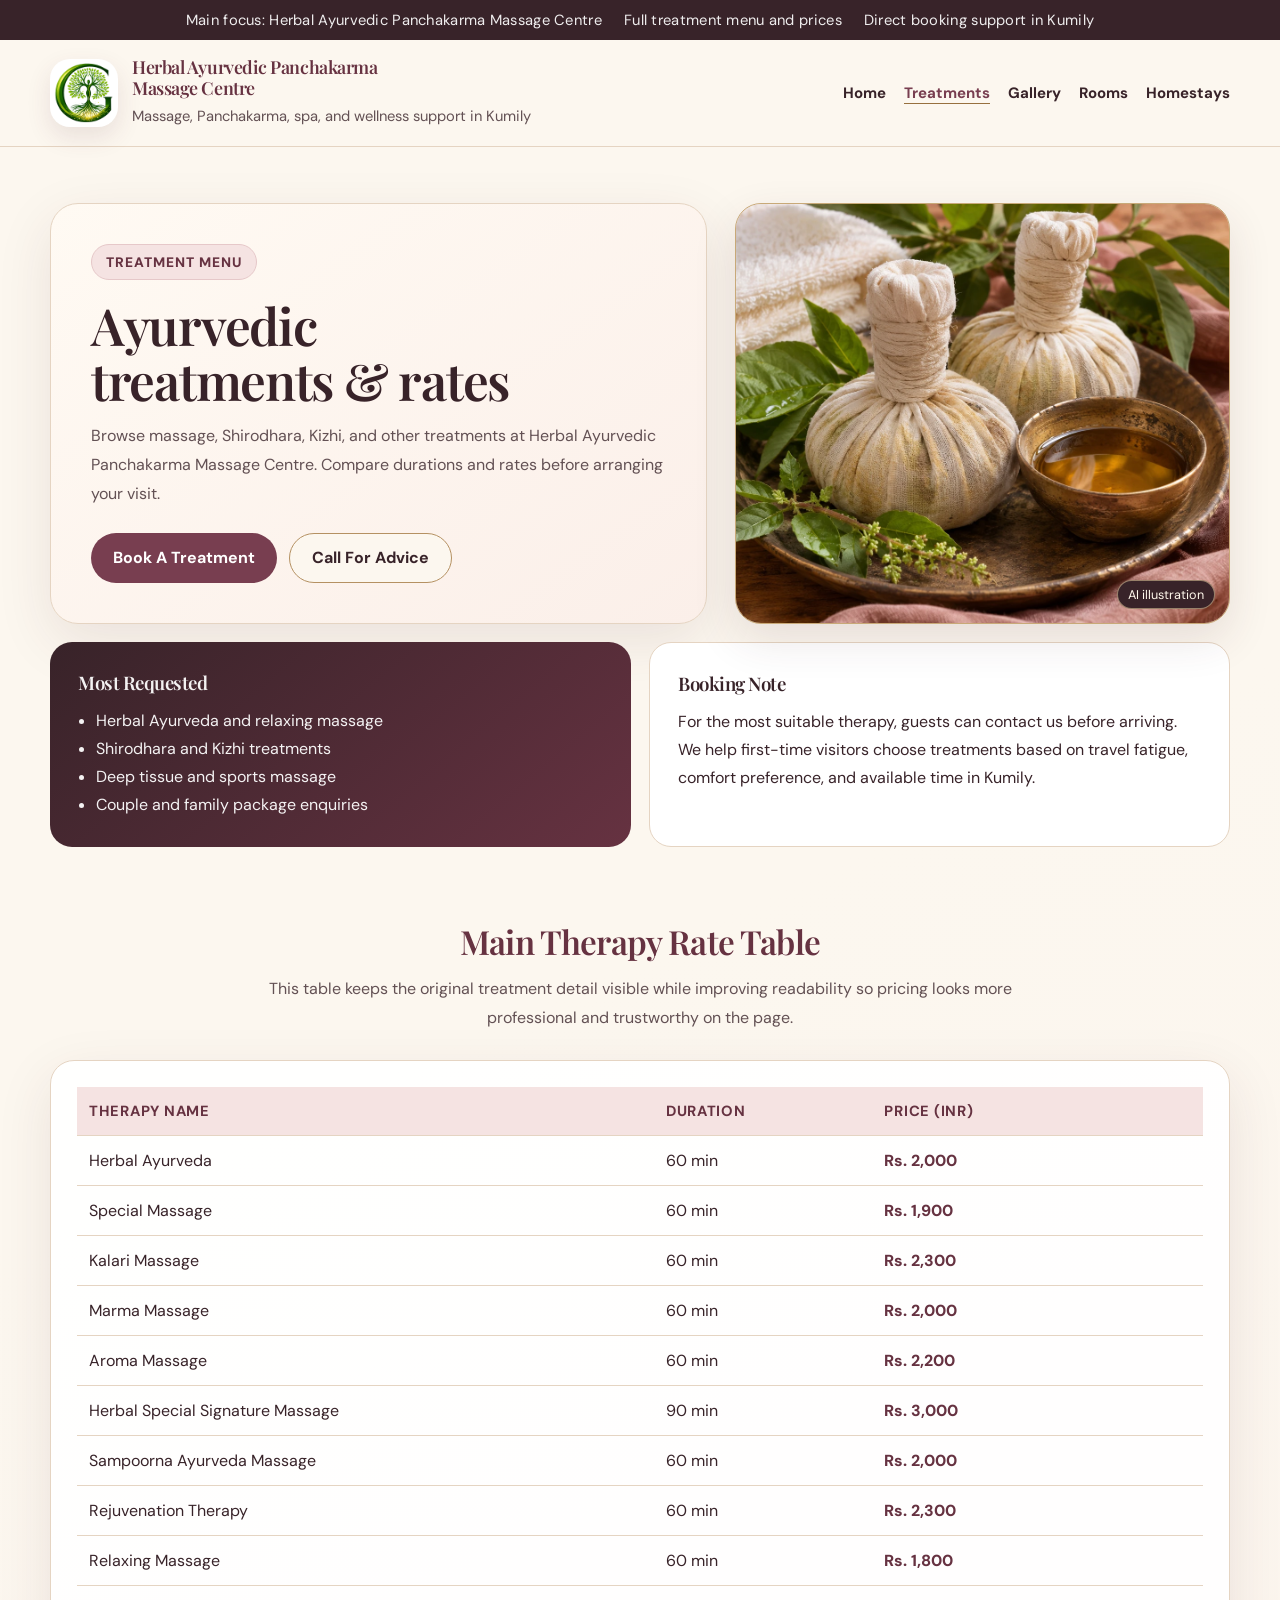
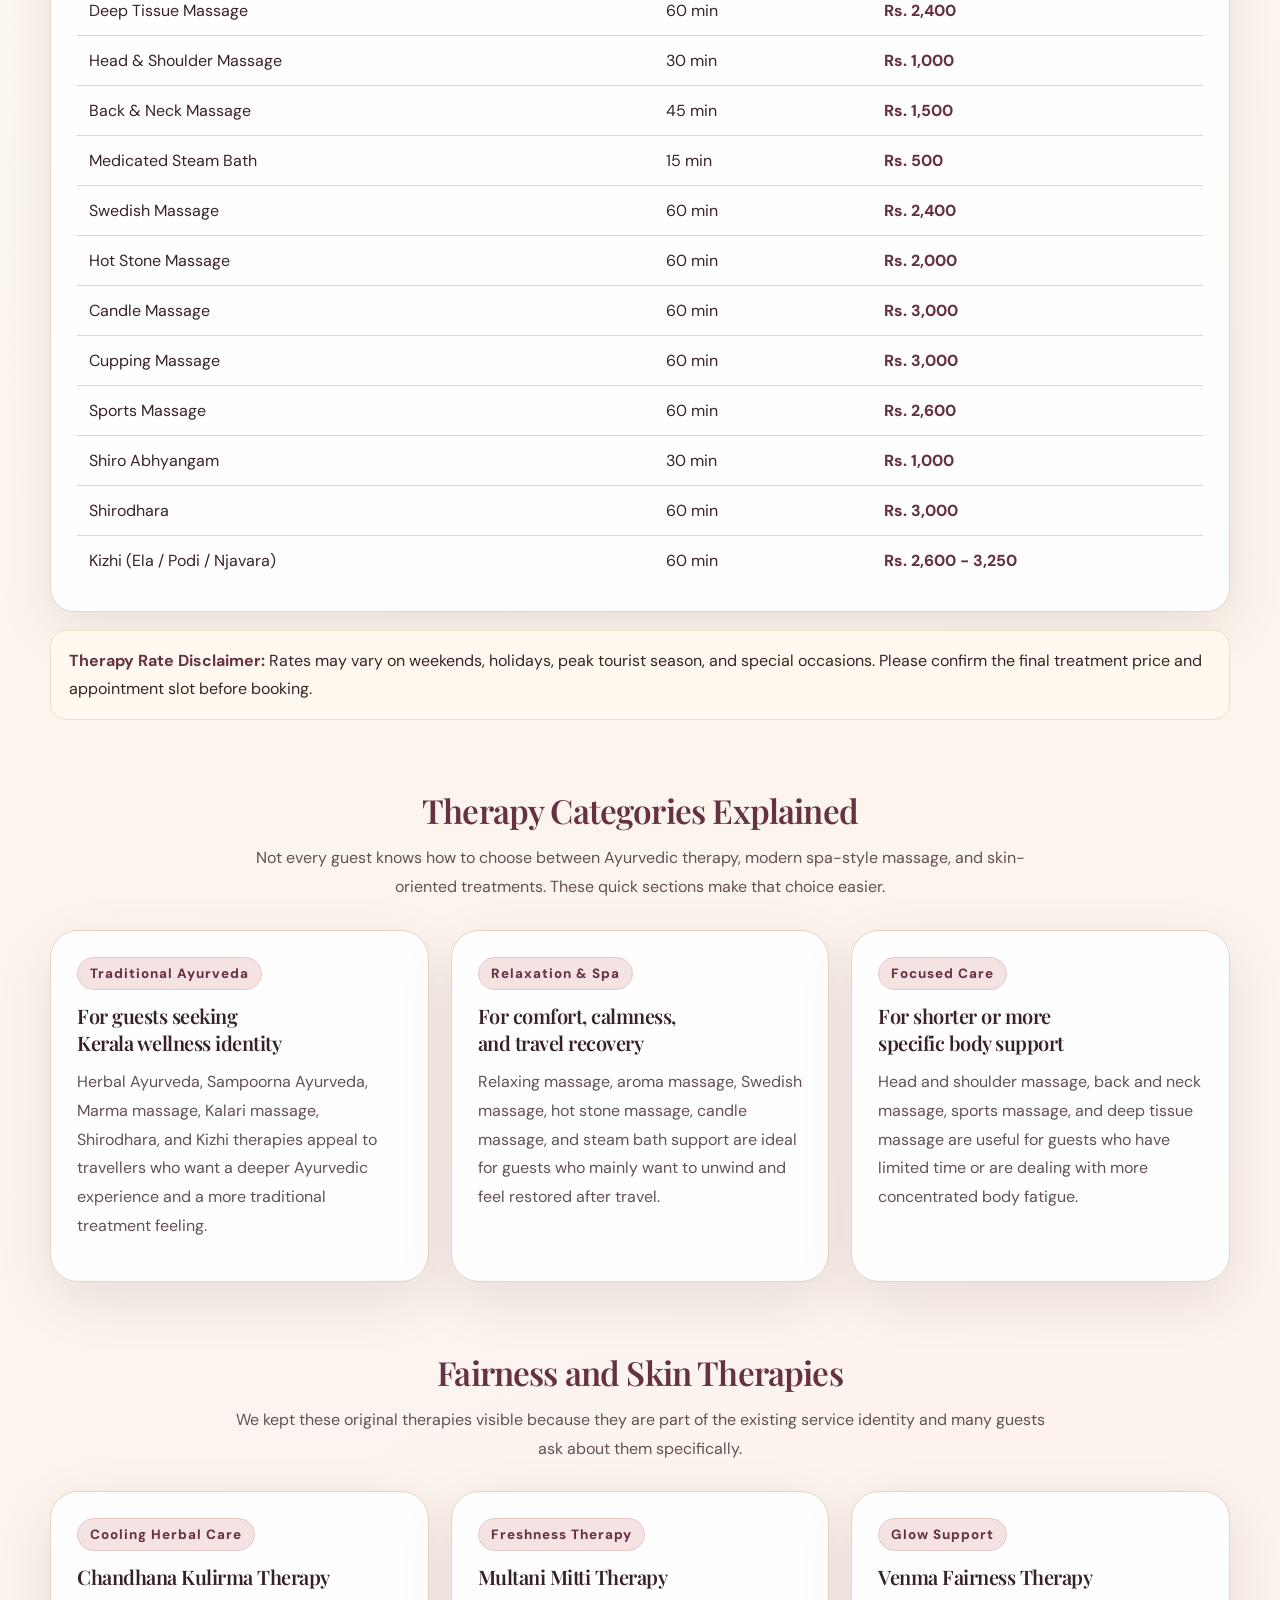
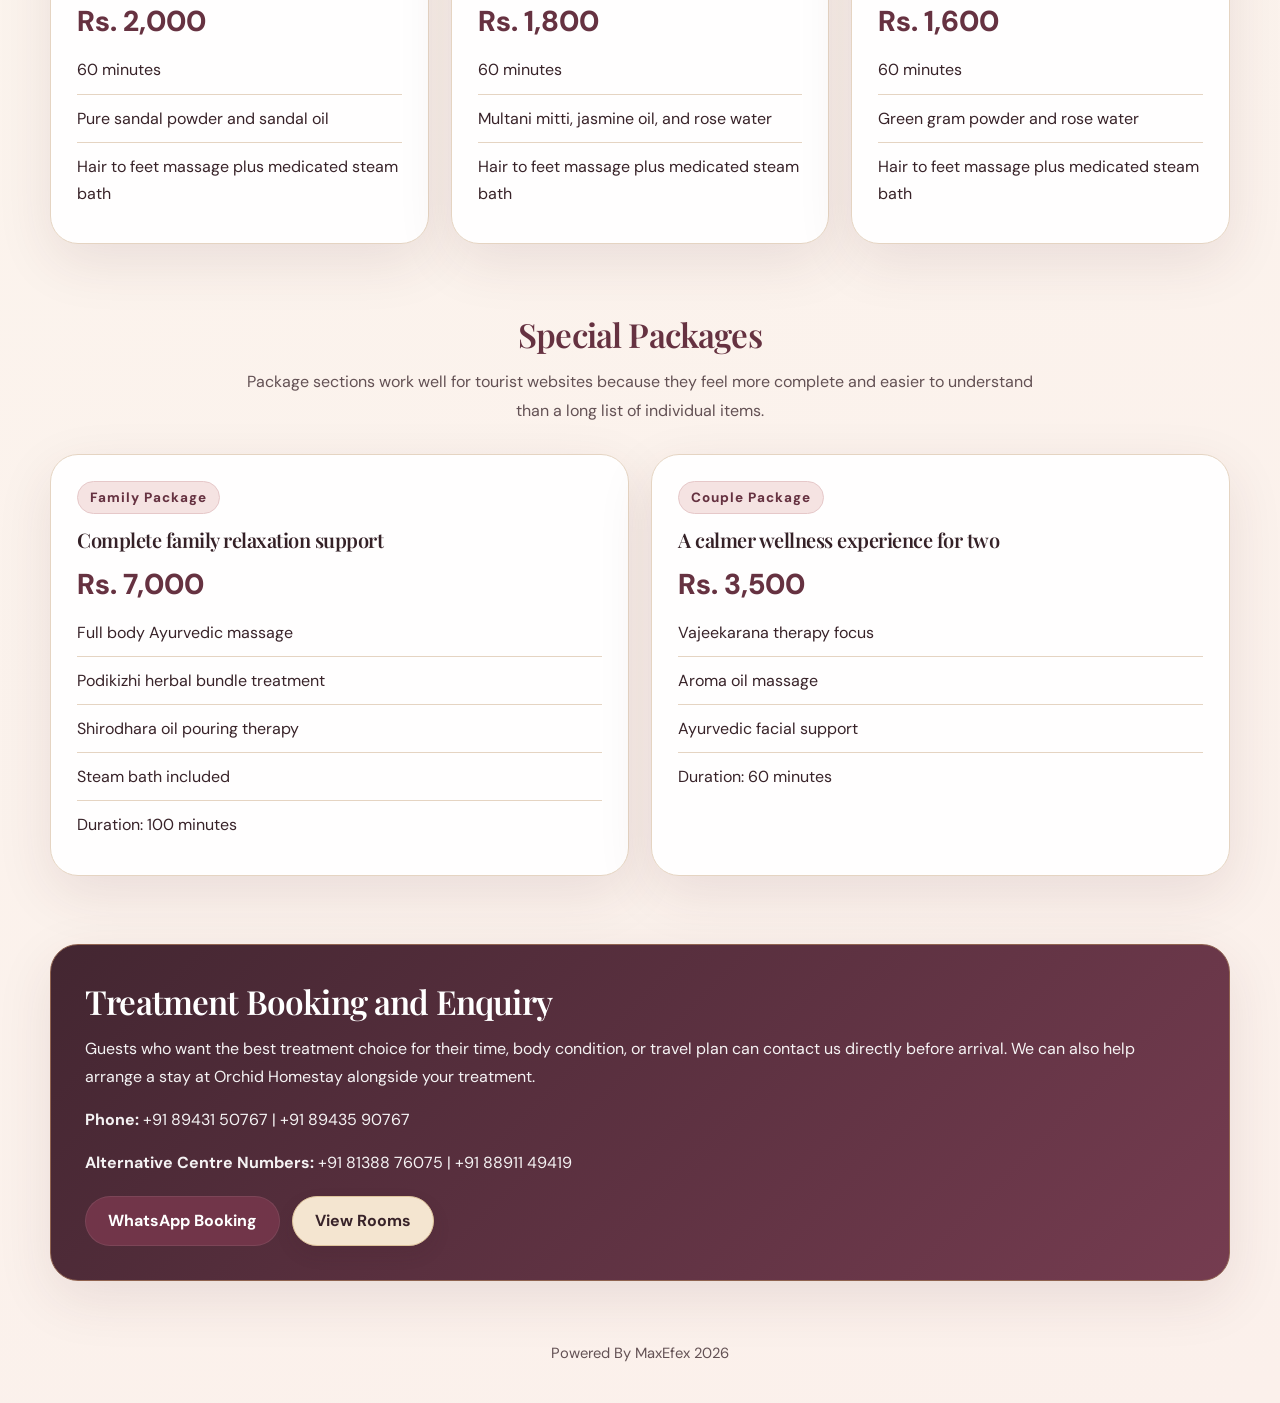
<file: services.html>
<!DOCTYPE html>
<html lang="en">

<head>
  <script async src="https://www.googletagmanager.com/gtag/js?id=G-50J0C8BFDF"></script>
  <script defer src="analytics.js"></script>
  <meta charset="UTF-8">
  <meta name="viewport" content="width=device-width, initial-scale=1.0">
  <meta name="description"
    content="Browse Ayurvedic massage and Panchakarma treatments in Kumily, including Shirodhara and Kizhi. See prices and ask about an appointment.">
  <title>Ayurvedic Massage Treatments &amp; Rates in Thekkady | Glowroot</title>
  <link rel="preconnect" href="https://fonts.googleapis.com">
  <link rel="preconnect" href="https://fonts.gstatic.com" crossorigin>
  <link rel="stylesheet" href="https://fonts.googleapis.com/css2?family=DM+Sans:wght@400;500;600;700&amp;family=Playfair+Display:wght@500;600;700&amp;display=swap">
  <style>
    :root {
      --rose-deep: #663241;
      --gold: #9a6e48;
      --blush: #f5e3e2;
      --pink-pale: #fbefe9;
      --cream: #fff9ef;
      --cream-strong: #efe0cb;
      --text: #382329;
      --muted: #635154;
      --white: #ffffff;
      --black: #352127;
      --line: #e5d4c2;
      --shadow: 0 18px 55px rgba(78, 43, 50, 0.10);
      --radius: 24px;
      --radius-sm: 18px;
      --max: 1180px;
    }

    * { box-sizing: border-box; }
    html { scroll-behavior: smooth; }

    body {
      margin: 0;
      font-family: "Segoe UI", Tahoma, Geneva, Verdana, sans-serif;
      color: var(--text);
      background:
        radial-gradient(circle at top left, rgba(190, 130, 141, 0.12), transparent 26%),
        linear-gradient(180deg, #fffaf4 0%, #f8ede6 100%);
    }

    a { color: inherit; text-decoration: none; }
    .container { width: min(calc(100% - 32px), var(--max)); margin: 0 auto; }

    .topbar {
      background: var(--rose-deep);
      color: rgba(255, 255, 255, 0.92);
      font-size: 0.92rem;
    }

    .topbar .container {
      display: flex;
      flex-wrap: wrap;
      justify-content: center;
      gap: 10px 22px;
      padding: 10px 0;
    }

    .site-header {
      position: sticky;
      top: 0;
      z-index: 30;
      background: rgba(255, 250, 241, 0.96);
      backdrop-filter: blur(12px);
      border-bottom: 1px solid rgba(229, 212, 194, 0.95);
    }

    .header-row {
      display: flex;
      align-items: center;
      justify-content: space-between;
      gap: 20px;
      padding: 16px 0;
    }

    .brand {
      display: flex;
      align-items: center;
      gap: 14px;
    }

    .brand img {
      width: 68px;
      height: 68px;
      object-fit: contain;
      border-radius: 20px;
      background: var(--white);
      box-shadow: 0 10px 24px rgba(102, 50, 65, 0.12);
      padding: 4px;
    }

    .brand h1 {
      margin: 0;
      font-family: Georgia, "Times New Roman", serif;
      font-size: 1.12rem;
      line-height: 1.18;
      color: var(--rose-deep);
    }

    .brand p { margin: 5px 0 0; font-size: 0.92rem; color: var(--muted); }

    .nav {
      display: flex;
      flex-wrap: wrap;
      gap: 12px 18px;
      font-size: 0.95rem;
      font-weight: 700;
    }

    .nav a.active { color: var(--rose-deep); }

    .hero {
      padding: 56px 0 38px;
    }

    .hero-shell {
      display: grid;
      grid-template-columns: 1.14fr 0.86fr;
      gap: 26px;
    }

    .hero-main,
    .panel,
    .package-card,
    .contact-panel {
      border-radius: 28px;
      border: 1px solid var(--line);
      box-shadow: var(--shadow);
    }

    .hero-main {
      padding: 40px;
      background:
        linear-gradient(140deg, rgba(251, 239, 233, 0.97), rgba(255, 255, 255, 0.98)),
        var(--white);
    }

    .eyebrow {
      display: inline-flex;
      align-items: center;
      padding: 8px 14px;
      border-radius: 999px;
      background: var(--blush);
      color: var(--rose-deep);
      font-size: 0.86rem;
      font-weight: 800;
      letter-spacing: 0.08em;
      text-transform: uppercase;
    }

    h2, h3 {
      font-family: Georgia, "Times New Roman", serif;
      color: var(--rose-deep);
    }

    .hero h2 {
      margin: 18px 0 14px;
      font-size: clamp(2.1rem, 4vw, 3.9rem);
      line-height: 1.05;
    }

    p {
      margin: 0 0 14px;
      line-height: 1.8;
      color: var(--muted);
    }

    .cta-row {
      display: flex;
      flex-wrap: wrap;
      gap: 12px;
      margin-top: 18px;
    }

    .btn,
    .btn-secondary {
      display: inline-flex;
      align-items: center;
      justify-content: center;
      min-height: 50px;
      padding: 0 22px;
      border-radius: 999px;
      font-weight: 700;
    }

    .btn {
      background: var(--rose-deep);
      color: var(--white);
    }

    .btn-secondary {
      background: var(--white);
      color: var(--black);
      border: 1px solid var(--line);
    }

    .mini-card {
      border-radius: 22px;
      padding: 22px;
    }

    .mini-card.primary {
      background: linear-gradient(180deg, var(--rose-deep), #492633);
      color: rgba(255, 255, 255, 0.94);
    }

    .mini-card.secondary {
      background: var(--white);
      border: 1px solid var(--line);
    }

    .mini-card h3 { margin: 0 0 12px; color: inherit; }
    .mini-card p, .mini-card li { margin: 0; line-height: 1.75; color: inherit; }
    .mini-card ul { margin: 12px 0 0; padding-left: 18px; }

    .section { padding: 34px 0; }
    .section-title {
      margin: 0 0 12px;
      text-align: center;
      font-size: clamp(1.8rem, 2.6vw, 2.7rem);
    }

    .section-intro {
      max-width: 820px;
      margin: 0 auto 28px;
      text-align: center;
      line-height: 1.8;
      color: var(--muted);
    }

    .table-wrap,
    .panel,
    .package-card {
      background: rgba(255, 255, 255, 0.95);
      padding: 26px;
    }

    .table-wrap {
      border-radius: var(--radius);
      border: 1px solid var(--line);
      box-shadow: var(--shadow);
      overflow-x: auto;
    }

    table {
      width: 100%;
      border-collapse: collapse;
      min-width: 700px;
    }

    th, td {
      padding: 14px 12px;
      text-align: left;
      border-bottom: 1px solid var(--line);
      vertical-align: top;
    }

    th {
      color: var(--rose-deep);
      background: var(--blush);
      font-size: 0.92rem;
      text-transform: uppercase;
      letter-spacing: 0.05em;
    }

    tr:last-child td { border-bottom: 0; }
    .amount { font-weight: 800; color: var(--rose-deep); white-space: nowrap; }

    .grid { display: grid; gap: 22px; }
    .three-col { grid-template-columns: repeat(3, minmax(0, 1fr)); }
    .two-col { grid-template-columns: repeat(2, minmax(0, 1fr)); }

    .tag {
      display: inline-block;
      margin-bottom: 12px;
      padding: 7px 12px;
      border-radius: 999px;
      background: var(--blush);
      color: var(--rose-deep);
      font-size: 0.84rem;
      font-weight: 800;
    }

    .panel h3,
    .package-card h3 {
      margin: 0 0 12px;
      font-size: 1.25rem;
      color: var(--black);
    }

    .price {
      font-size: 1.8rem;
      font-weight: 800;
      color: var(--rose-deep);
      margin: 12px 0 4px;
    }

    .checklist {
      list-style: none;
      padding: 0;
      margin: 16px 0 0;
    }

    .checklist li {
      padding: 10px 0;
      border-top: 1px solid var(--line);
      line-height: 1.7;
    }

    .checklist li:first-child {
      border-top: 0;
      padding-top: 0;
    }

    .notice {
      margin-top: 18px;
      padding: 16px 18px;
      border-radius: 16px;
      background: var(--cream);
      border: 1px solid var(--cream-strong);
      color: var(--text);
      line-height: 1.75;
    }

    .notice strong {
      color: var(--rose-deep);
    }

    .contact-panel {
      background: linear-gradient(135deg, #432631, #753c50);
      color: rgba(255, 255, 255, 0.94);
      padding: 34px;
    }

    .contact-panel h2,
    .contact-panel p,
    .contact-panel a { color: inherit; }

    .contact-panel .btn {
      background: #713549;
      color: #ffffff;
      border: 1px solid rgba(255, 255, 255, 0.08);
    }

    .contact-panel .btn-secondary {
      background: #f4e5d0;
      color: #382329;
      border: 1px solid #dec49c;
      box-shadow: 0 8px 18px rgba(56, 35, 41, 0.12);
    }

    footer {
      padding: 28px 0 40px;
      text-align: center;
      color: var(--muted);
      font-size: 0.92rem;
    }

    @media (max-width: 980px) {
      .hero-shell,
      .three-col,
      .two-col {
        grid-template-columns: 1fr;
      }

      .header-row {
        flex-direction: column;
        align-items: flex-start;
      }
    }

    @media (max-width: 680px) {
      .hero-main,
      .table-wrap,
      .panel,
      .package-card,
      .contact-panel {
        padding: 22px;
      }
    }
  </style>
  <link rel="stylesheet" href="assets/glowroot-theme.css">
  <link rel="canonical" href="https://glowroot.co.in/services.html">
</head>

<body>
  <div class="topbar">
    <div class="container">
      <span>Main focus: Herbal Ayurvedic Panchakarma Massage Centre</span>
      <span>Full treatment menu and prices</span>
      <span>Direct booking support in Kumily</span>
    </div>
  </div>

  <header class="site-header">
    <div class="container header-row">
      <div class="brand">
        <img src="glowrootlogo.png" alt="Herbal Ayurvedic Panchakarma Massage Centre logo" width="68" height="68">
        <div>
          <h1>Herbal Ayurvedic Panchakarma<br>Massage Centre</h1>
          <p>Massage, Panchakarma, spa, and wellness support in Kumily</p>
        </div>
      </div>
      <nav class="nav" aria-label="Primary navigation">
        <a href="/">Home</a>
        <a href="services.html" aria-current="page">Treatments</a>
        <a href="gallery.html">Gallery</a>
        <a href="rooms.html">Rooms</a>
        <a href="homestays.html">Homestays</a>
      </nav>
    </div>
  </header>

  <main>
    <section class="hero">
      <div class="container hero-shell">
        <div class="hero-main">
          <span class="eyebrow">Treatment Menu</span>
          <h2>Ayurvedic treatments &amp; rates</h2>
          <p>Browse massage, Shirodhara, Kizhi, and other treatments at Herbal Ayurvedic Panchakarma Massage Centre. Compare durations and rates before arranging your visit.</p>
          <div class="cta-row">
            <a data-enquiry="spa" class="btn" href="https://wa.me/918943150767?text=Hi%2C%20I%20found%20you%20on%20glowroot.co.in.%20Could%20you%20share%20treatment%20availability%20and%20rates%3F">Book A Treatment</a>
            <a class="btn-secondary" href="tel:+918943150767">Call For Advice</a>
          </div>
        </div>
        <figure class="hero-illustration">
          <img src="images/ayurveda-kizhi.webp" width="1672" height="941" alt="Herbal Kizhi bundles, Ayurvedic oil and fresh leaves on rose linen" fetchpriority="high" decoding="async">
          <figcaption>AI illustration</figcaption>
        </figure>
      </div>
      <aside class="container booking-notes">
          <div class="mini-card primary">
            <h3>Most Requested</h3>
            <ul>
              <li>Herbal Ayurveda and relaxing massage</li>
              <li>Shirodhara and Kizhi treatments</li>
              <li>Deep tissue and sports massage</li>
              <li>Couple and family package enquiries</li>
            </ul>
          </div>
          <div class="mini-card secondary">
            <h3>Booking Note</h3>
            <p>For the most suitable therapy, guests can contact us before arriving. We help first-time visitors choose
              treatments based on travel fatigue, comfort preference, and available time in Kumily.</p>
          </div>
      </aside>
    </section>

    <section class="section">
      <div class="container">
        <h2 class="section-title">Main Therapy Rate Table</h2>
        <p class="section-intro">This table keeps the original treatment detail visible while improving readability so
          pricing looks more professional and trustworthy on the page.</p>
        <div class="table-wrap">
          <table>
            <thead>
              <tr>
                <th>Therapy Name</th>
                <th>Duration</th>
                <th>Price (INR)</th>
              </tr>
            </thead>
            <tbody>
              <tr><td>Herbal Ayurveda</td><td>60 min</td><td class="amount">Rs. 2,000</td></tr>
              <tr><td>Special Massage</td><td>60 min</td><td class="amount">Rs. 1,900</td></tr>
              <tr><td>Kalari Massage</td><td>60 min</td><td class="amount">Rs. 2,300</td></tr>
              <tr><td>Marma Massage</td><td>60 min</td><td class="amount">Rs. 2,000</td></tr>
              <tr><td>Aroma Massage</td><td>60 min</td><td class="amount">Rs. 2,200</td></tr>
              <tr><td>Herbal Special Signature Massage</td><td>90 min</td><td class="amount">Rs. 3,000</td></tr>
              <tr><td>Sampoorna Ayurveda Massage</td><td>60 min</td><td class="amount">Rs. 2,000</td></tr>
              <tr><td>Rejuvenation Therapy</td><td>60 min</td><td class="amount">Rs. 2,300</td></tr>
              <tr><td>Relaxing Massage</td><td>60 min</td><td class="amount">Rs. 1,800</td></tr>
              <tr><td>Deep Tissue Massage</td><td>60 min</td><td class="amount">Rs. 2,400</td></tr>
              <tr><td>Head & Shoulder Massage</td><td>30 min</td><td class="amount">Rs. 1,000</td></tr>
              <tr><td>Back & Neck Massage</td><td>45 min</td><td class="amount">Rs. 1,500</td></tr>
              <tr><td>Medicated Steam Bath</td><td>15 min</td><td class="amount">Rs. 500</td></tr>
              <tr><td>Swedish Massage</td><td>60 min</td><td class="amount">Rs. 2,400</td></tr>
              <tr><td>Hot Stone Massage</td><td>60 min</td><td class="amount">Rs. 2,000</td></tr>
              <tr><td>Candle Massage</td><td>60 min</td><td class="amount">Rs. 3,000</td></tr>
              <tr><td>Cupping Massage</td><td>60 min</td><td class="amount">Rs. 3,000</td></tr>
              <tr><td>Sports Massage</td><td>60 min</td><td class="amount">Rs. 2,600</td></tr>
              <tr><td>Shiro Abhyangam</td><td>30 min</td><td class="amount">Rs. 1,000</td></tr>
              <tr><td>Shirodhara</td><td>60 min</td><td class="amount">Rs. 3,000</td></tr>
              <tr><td>Kizhi (Ela / Podi / Njavara)</td><td>60 min</td><td class="amount">Rs. 2,600 - 3,250</td></tr>
            </tbody>
          </table>
        </div>
        <div class="notice"><strong>Therapy Rate Disclaimer:</strong> Rates may vary on weekends, holidays, peak
          tourist season, and special occasions. Please confirm the final treatment price and appointment slot before
          booking.</div>
      </div>
    </section>

    <section class="section">
      <div class="container">
        <h2 class="section-title">Therapy Categories Explained</h2>
        <p class="section-intro">Not every guest knows how to choose between Ayurvedic therapy, modern spa-style
          massage, and skin-oriented treatments. These quick sections make that choice easier.</p>
        <div class="grid three-col">
          <article class="panel">
            <span class="tag">Traditional Ayurveda</span>
            <h3>For guests seeking Kerala wellness identity</h3>
            <p>Herbal Ayurveda, Sampoorna Ayurveda, Marma massage, Kalari massage, Shirodhara, and Kizhi therapies
              appeal to travellers who want a deeper Ayurvedic experience and a more traditional treatment feeling.</p>
          </article>
          <article class="panel">
            <span class="tag">Relaxation & Spa</span>
            <h3>For comfort, calmness, and travel recovery</h3>
            <p>Relaxing massage, aroma massage, Swedish massage, hot stone massage, candle massage, and steam bath
              support are ideal for guests who mainly want to unwind and feel restored after travel.</p>
          </article>
          <article class="panel">
            <span class="tag">Focused Care</span>
            <h3>For shorter or more specific body support</h3>
            <p>Head and shoulder massage, back and neck massage, sports massage, and deep tissue massage are useful for
              guests who have limited time or are dealing with more concentrated body fatigue.</p>
          </article>
        </div>
      </div>
    </section>

    <section class="section">
      <div class="container">
        <h2 class="section-title">Fairness and Skin Therapies</h2>
        <p class="section-intro">We kept these original therapies visible because they are part of the existing service
          identity and many guests ask about them specifically.</p>
        <div class="grid three-col">
          <article class="panel">
            <span class="tag">Cooling Herbal Care</span>
            <h3>Chandhana Kulirma Therapy</h3>
            <div class="price">Rs. 2,000</div>
            <ul class="checklist">
              <li>60 minutes</li>
              <li>Pure sandal powder and sandal oil</li>
              <li>Hair to feet massage plus medicated steam bath</li>
            </ul>
          </article>
          <article class="panel">
            <span class="tag">Freshness Therapy</span>
            <h3>Multani Mitti Therapy</h3>
            <div class="price">Rs. 1,800</div>
            <ul class="checklist">
              <li>60 minutes</li>
              <li>Multani mitti, jasmine oil, and rose water</li>
              <li>Hair to feet massage plus medicated steam bath</li>
            </ul>
          </article>
          <article class="panel">
            <span class="tag">Glow Support</span>
            <h3>Venma Fairness Therapy</h3>
            <div class="price">Rs. 1,600</div>
            <ul class="checklist">
              <li>60 minutes</li>
              <li>Green gram powder and rose water</li>
              <li>Hair to feet massage plus medicated steam bath</li>
            </ul>
          </article>
        </div>
      </div>
    </section>

    <section class="section">
      <div class="container">
        <h2 class="section-title">Special Packages</h2>
        <p class="section-intro">Package sections work well for tourist websites because they feel more complete and
          easier to understand than a long list of individual items.</p>
        <div class="grid two-col">
          <article class="package-card">
            <span class="tag">Family Package</span>
            <h3>Complete family relaxation support</h3>
            <div class="price">Rs. 7,000</div>
            <ul class="checklist">
              <li>Full body Ayurvedic massage</li>
              <li>Podikizhi herbal bundle treatment</li>
              <li>Shirodhara oil pouring therapy</li>
              <li>Steam bath included</li>
              <li>Duration: 100 minutes</li>
            </ul>
          </article>
          <article class="package-card">
            <span class="tag">Couple Package</span>
            <h3>A calmer wellness experience for two</h3>
            <div class="price">Rs. 3,500</div>
            <ul class="checklist">
              <li>Vajeekarana therapy focus</li>
              <li>Aroma oil massage</li>
              <li>Ayurvedic facial support</li>
              <li>Duration: 60 minutes</li>
            </ul>
          </article>
        </div>
      </div>
    </section>

    <section class="section">
      <div class="container">
        <div class="contact-panel">
          <h2 class="section-title" style="text-align:left; color:#ffffff; margin-bottom:12px;">Treatment Booking and Enquiry</h2>
          <p>Guests who want the best treatment choice for their time, body condition, or travel plan can contact us
            directly before arrival. We can also help arrange a stay at Orchid Homestay alongside your treatment.</p>
          <p><strong>Phone:</strong> <a href="tel:+918943150767">+91 89431 50767</a> | <a
              href="tel:+918943590767">+91 89435 90767</a></p>
          <p><strong>Alternative Centre Numbers:</strong> <a href="tel:+918138876075">+91 81388 76075</a> | <a
              href="tel:+918891149419">+91 88911 49419</a></p>
          <div class="cta-row">
            <a data-enquiry="spa" class="btn" href="https://wa.me/918943150767?text=Hi%2C%20I%20found%20you%20on%20glowroot.co.in.%20Could%20you%20share%20treatment%20availability%20and%20rates%3F">WhatsApp Booking</a>
            <a class="btn-secondary" href="rooms.html">View Rooms</a>
          </div>
        </div>
      </div>
    </section>
  </main>

  <footer>
    <div class="container">Powered By MaxEfex 2026</div>
  </footer>
</body>

</html>
</file>
<file: assets/glowroot-theme.css>
:root {
  --brand-ink: #382329;
  --brand-rose: #783e50;
  --brand-rose-dark: #663241;
  --brand-blush: #f5e3e2;
  --brand-cream: #fcf7ef;
  --brand-gold: #97703e;
  --brand-gold-light: #e5cc9f;
  --brand-border: #e5d4c2;
  --body-font: "DM Sans", "Segoe UI", sans-serif;
  --heading-font: "Playfair Display", Georgia, serif;
}

body {
  font-family: var(--body-font);
  background: linear-gradient(155deg, var(--brand-cream) 24%, #fbf0eb 100%);
}

h1, h2, h3, .hero h2, .section-title, .brand h1, .side-card h3 {
  font-family: var(--heading-font);
  font-weight: 600;
  letter-spacing: -0.025em;
  text-wrap: balance;
}

p { text-wrap: pretty; }

.topbar {
  background: var(--brand-ink);
  letter-spacing: 0.02em;
}

.site-header {
  background: rgba(252, 247, 239, 0.97);
  border-bottom: 1px solid var(--brand-border);
}

.nav a {
  color: var(--brand-ink);
  font-size: 0.94rem;
}

.nav a:hover,
.nav a[aria-current="page"] {
  color: var(--brand-rose);
  text-decoration: underline;
  text-decoration-color: var(--brand-gold);
  text-underline-offset: 0.36em;
}

a:focus-visible {
  outline: 2px solid var(--brand-rose);
  outline-offset: 4px;
  box-shadow: 0 0 0 4px var(--brand-cream);
}

.eyebrow, .tag, .brand-label {
  color: var(--brand-rose-dark);
}

.eyebrow, .tag {
  background: var(--brand-blush);
  border: 1px solid #e6c8c9;
  letter-spacing: 0.075em;
}

.btn, .btn-secondary {
  text-align: center;
  line-height: 1.25;
  padding-block: 10px;
}

.btn {
  background: var(--brand-rose);
  color: #fff;
}

.btn:hover { background: var(--brand-rose-dark); }

.btn-secondary {
  background: var(--brand-cream);
  border-color: #b59162;
  color: var(--brand-ink);
}

.btn-secondary:hover { background: #f0e1ce; }

.hero-main, .hero-box {
  background: linear-gradient(145deg, #fffaf3, #fbefe9);
  border-color: var(--brand-border);
}

.hero .hero-main, .hero .hero-box {
  align-content: center;
}

.hero h2 {
  color: var(--brand-ink);
  line-height: 1.08;
}

.hero .cta-row { margin-top: 24px; }

.hero-illustration {
  position: relative;
  min-width: 0;
  min-height: 310px;
  margin: 0;
  overflow: hidden;
  isolation: isolate;
  border: 1px solid #c8a978;
  border-radius: 26px;
  background: #e9d4be;
  box-shadow: 0 16px 44px rgba(71, 39, 47, 0.12);
}

.hero-illustration img {
  position: absolute;
  inset: 0;
  width: 100%;
  height: 100%;
  object-fit: cover;
}

.hero-illustration figcaption {
  position: absolute;
  right: 14px;
  bottom: 14px;
  left: auto;
  padding: 5px 10px;
  border: 1px solid rgba(229, 204, 159, 0.55);
  border-radius: 99px;
  background: #382329;
  color: #fff8ec;
  font-size: 0.79rem;
}

.home-hero { padding-top: clamp(24px, 4vw, 56px); }

.home-hero .hero-grid,
.hero-split,
.hero-shell {
  grid-template-columns: minmax(0, 1.14fr) minmax(0, 0.86fr);
  gap: clamp(14px, 2.3vw, 28px);
}

.home-hero .hero-grid { min-height: 505px; }
.home-hero .hero-illustration img { object-position: center 47%; }

.hero-split {
  display: grid;
}

.hero .booking-notes {
  display: grid;
  grid-template-columns: repeat(2, minmax(0, 1fr));
  gap: 18px;
  margin-top: 18px;
}

.booking-notes .side-card,
.booking-notes .mini-card {
  padding: clamp(18px, 2.4vw, 28px);
}

.booking-notes .side-card.primary,
.booking-notes .mini-card.primary {
  background: linear-gradient(140deg, var(--brand-ink), var(--brand-rose-dark));
}

.contact-panel { border-color: #906350; }

@media (max-width: 800px) {
  .home-hero .hero-grid,
  .hero-shell,
  .hero-split,
  .hero .booking-notes {
    grid-template-columns: minmax(0, 1fr);
  }

  .home-hero .hero-grid { min-height: 0; }
  .hero-illustration { min-height: clamp(235px, 58vw, 420px); }
  .home-hero .hero-illustration img { object-position: center 54%; }
}

@media (max-width: 480px) {
  .hero h2 { font-size: clamp(1.9rem, 8vw, 2.5rem); }
  .hero .btn, .hero .btn-secondary { padding-inline: 16px; }
}
</file>
